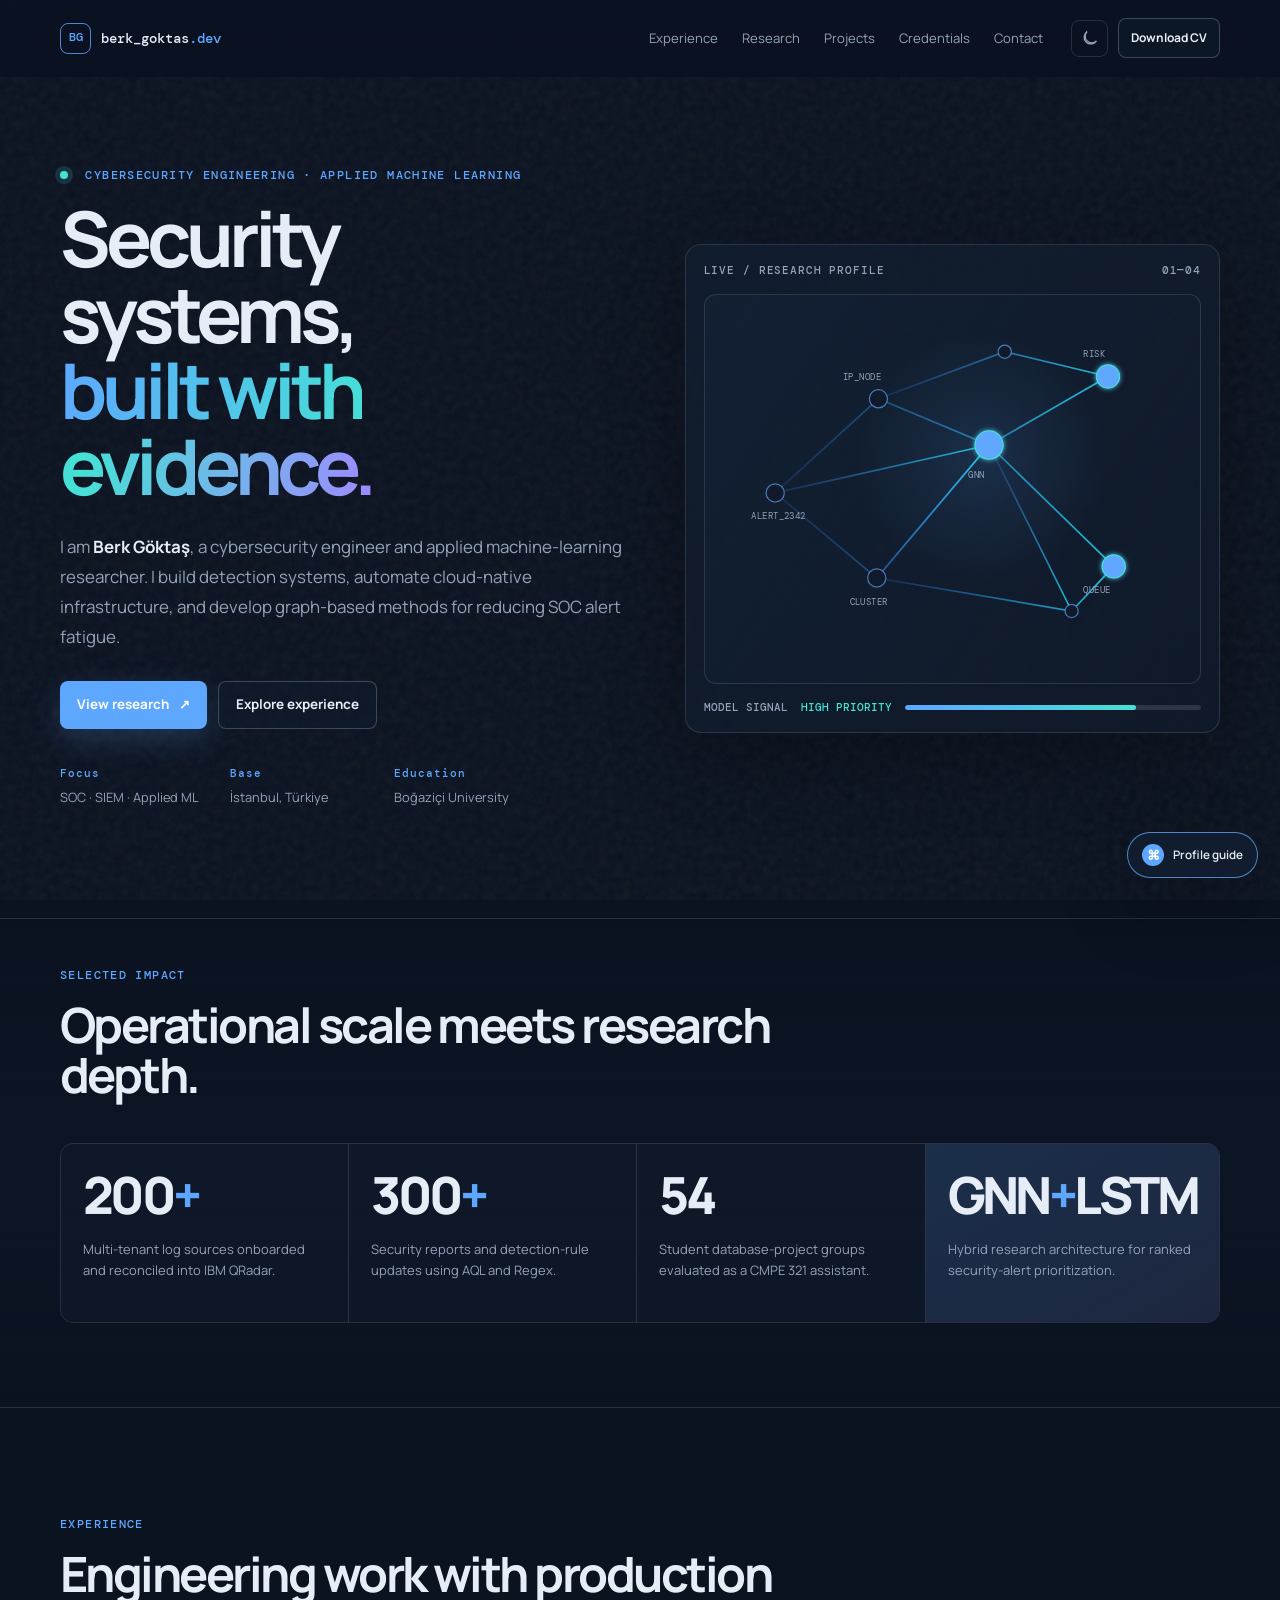
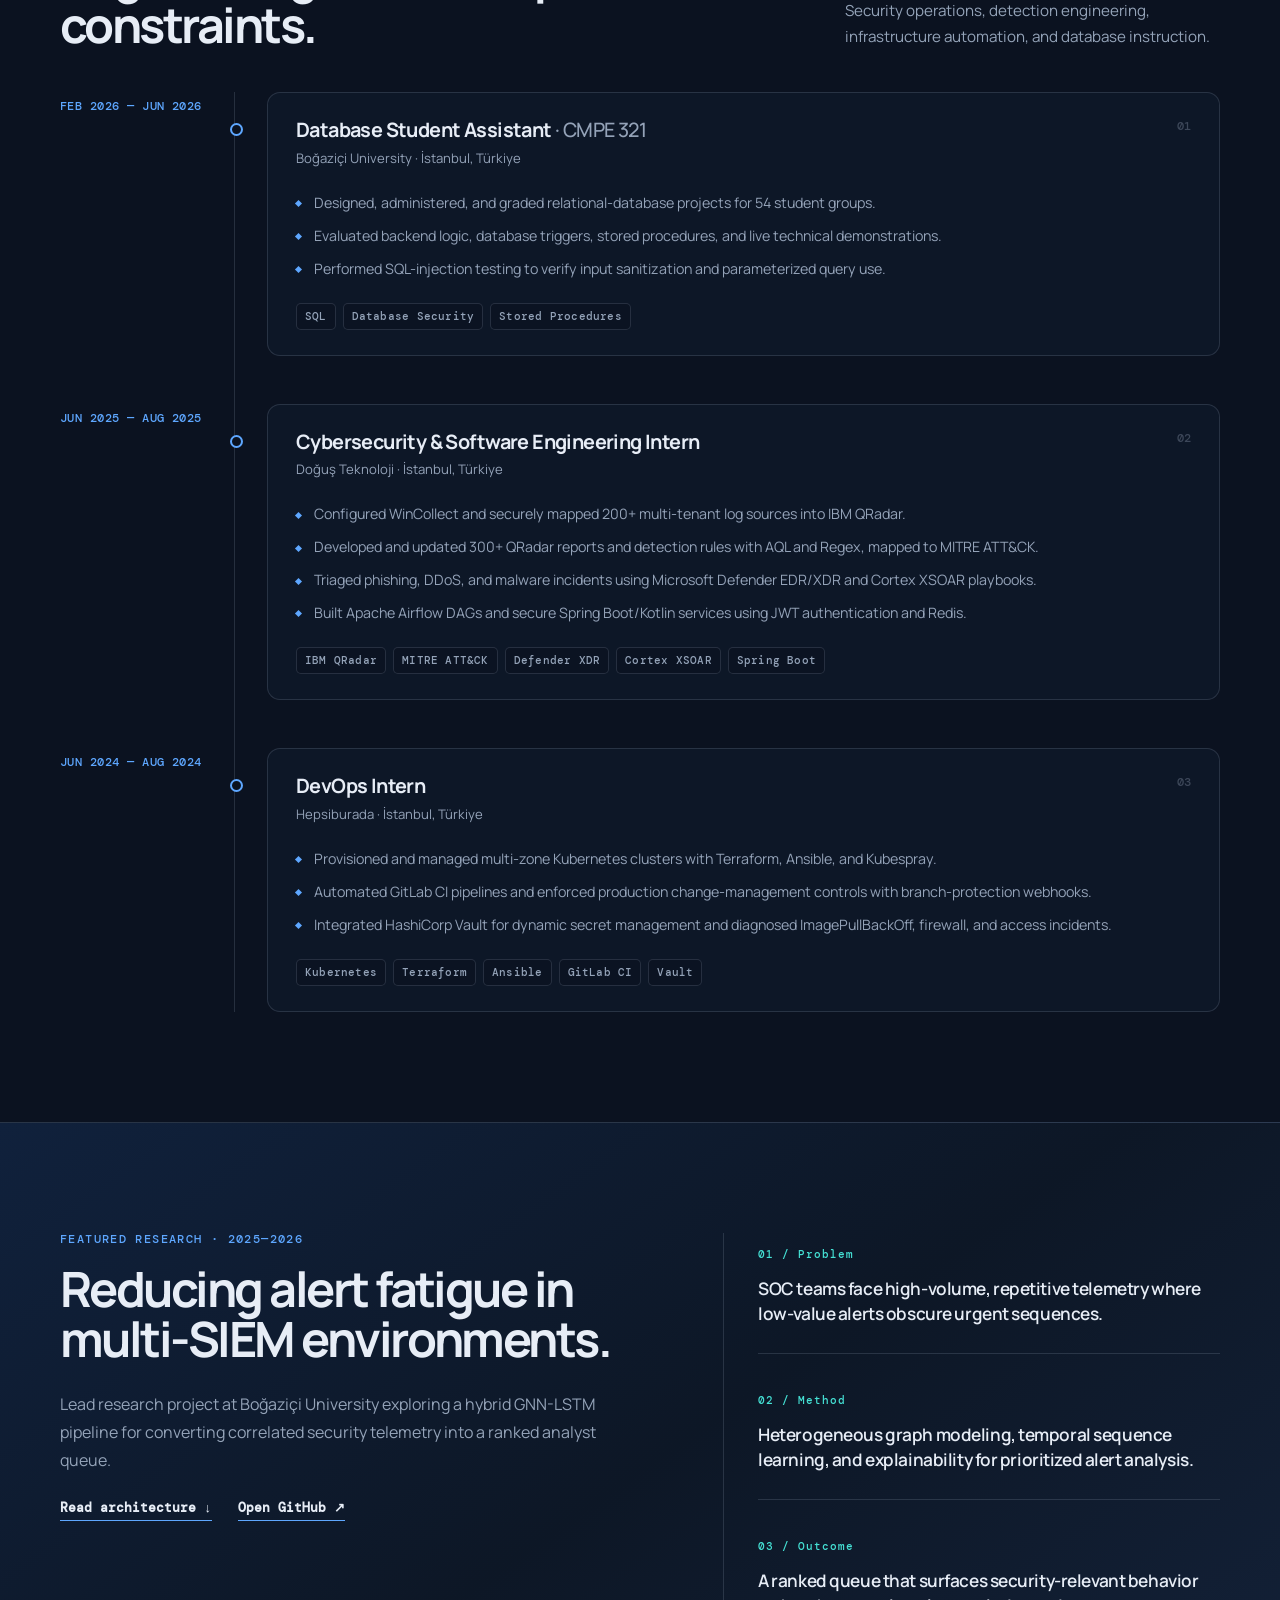
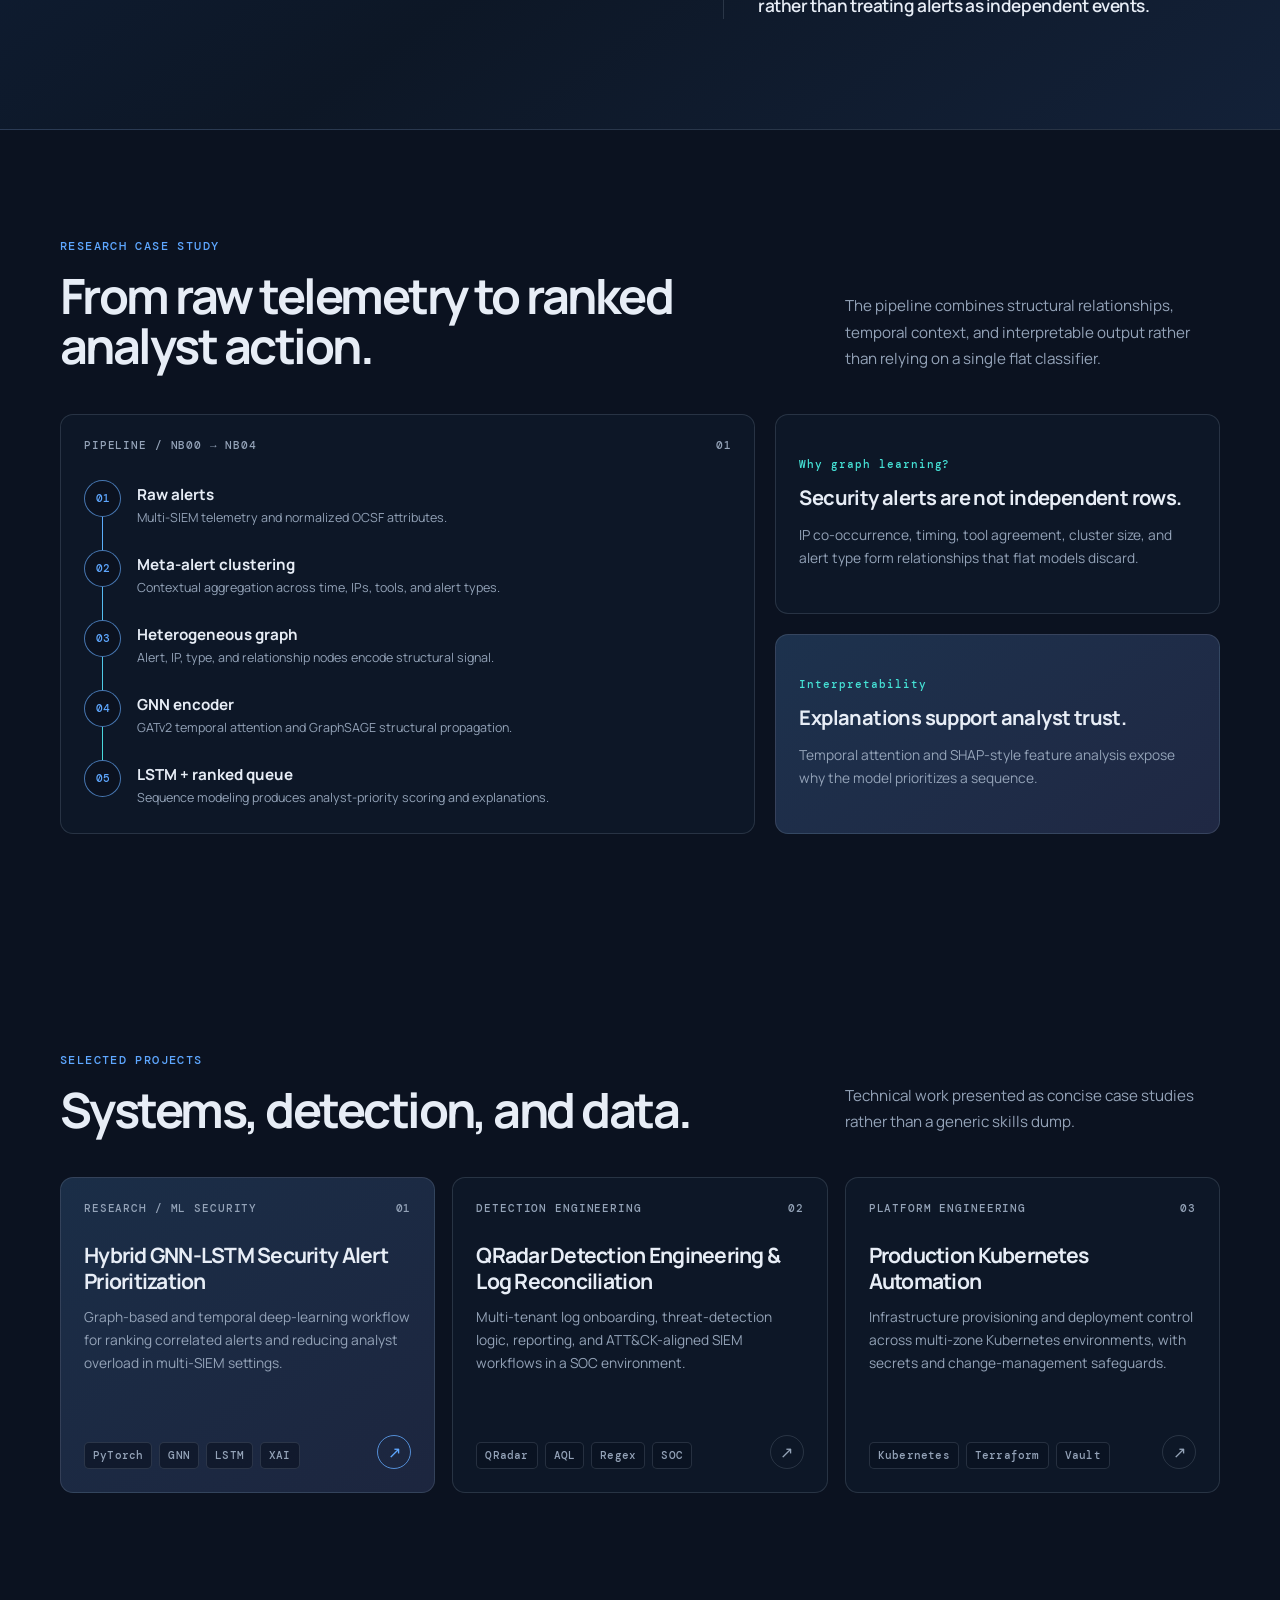
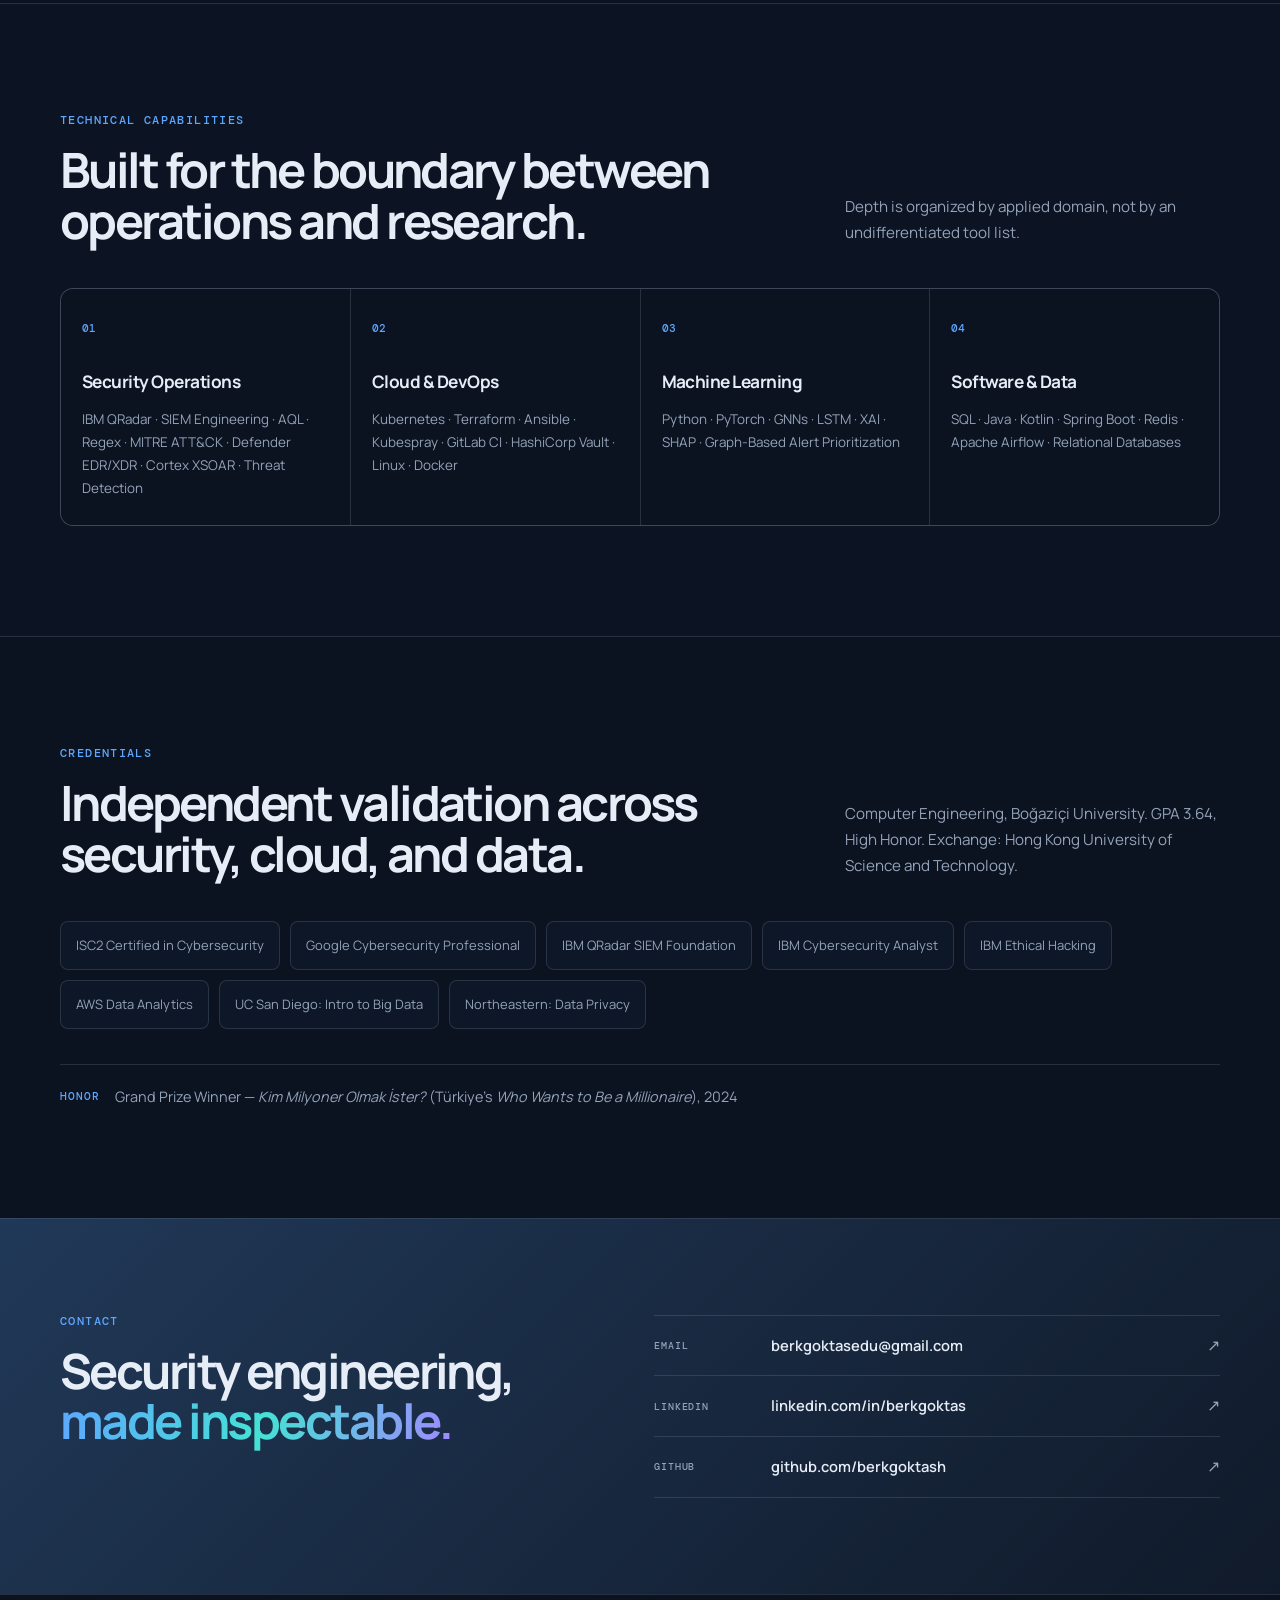
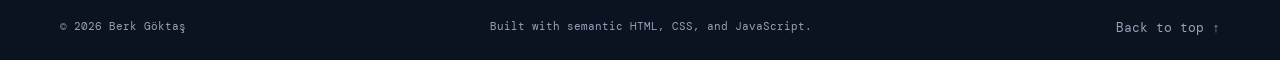
<file: berk-portfolio/index.html>
<!DOCTYPE html>
<html lang="en" data-theme="dark">
<head>
  <meta charset="UTF-8">
  <meta name="viewport" content="width=device-width, initial-scale=1.0">
  <meta name="description" content="Berk Göktaş — Cybersecurity Engineer and Applied Machine Learning Researcher. SOC, SIEM detection engineering, DevOps automation, and graph-based alert prioritization research.">
  <meta name="keywords" content="Berk Göktaş, cybersecurity, SIEM, QRadar, SOC, GNN, LSTM, DevOps, Kubernetes, Terraform">
  <meta name="author" content="Berk Göktaş">
  <meta name="theme-color" content="#0b1220">
  <meta property="og:title" content="Berk Göktaş | Cybersecurity & Machine Learning">
  <meta property="og:description" content="Cybersecurity engineering, SIEM detection, DevOps automation, and GNN-LSTM security research.">
  <meta property="og:type" content="website">
  <meta property="og:locale" content="en_US">
  <title>Berk Göktaş | Cybersecurity & Machine Learning</title>
  <link rel="preconnect" href="https://fonts.googleapis.com">
  <link rel="preconnect" href="https://fonts.gstatic.com" crossorigin>
  <link href="https://fonts.googleapis.com/css2?family=DM+Mono:wght@400;500&family=Manrope:wght@400;500;600;700;800&display=swap" rel="stylesheet">
  <link rel="icon" href="assets/favicon.svg" type="image/svg+xml">
  <link rel="stylesheet" href="styles.css">
</head>
<body>
  <a class="skip-link" href="#main-content">Skip to content</a>
  <div class="noise" aria-hidden="true"></div>

  <header class="site-header" id="top">
    <nav class="nav container" aria-label="Primary navigation">
      <a class="brand" href="#top" aria-label="Berk Göktaş home">
        <span class="brand-mark">BG</span>
        <span class="brand-name">berk_goktas<span class="brand-dot">.dev</span></span>
      </a>
      <button class="nav-toggle" aria-label="Open navigation" aria-expanded="false" aria-controls="nav-links">
        <span></span><span></span><span></span>
      </button>
      <div class="nav-links" id="nav-links">
        <a href="#experience">Experience</a>
        <a href="#research">Research</a>
        <a href="#projects">Projects</a>
        <a href="#credentials">Credentials</a>
        <a href="#contact">Contact</a>
      </div>
      <div class="nav-actions">
        <button class="theme-toggle" id="theme-toggle" aria-label="Switch to light theme" title="Switch theme">
          <svg class="sun" viewBox="0 0 24 24" aria-hidden="true"><circle cx="12" cy="12" r="3.5"/><path d="M12 2v2.25M12 19.75V22M4.93 4.93l1.59 1.59M17.48 17.48l1.59 1.59M2 12h2.25M19.75 12H22M4.93 19.07l1.59-1.59M17.48 6.52l1.59-1.59"/></svg>
          <svg class="moon" viewBox="0 0 24 24" aria-hidden="true"><path d="M20.66 15.79A9 9 0 1 1 8.21 3.34 7 7 0 0 0 20.66 15.79Z"/></svg>
        </button>
        <a class="button button-small button-outline" href="assets/Berk_Goktas_CV.pdf" download>Download CV</a>
      </div>
    </nav>
  </header>

  <main id="main-content">
    <section class="hero section container" aria-labelledby="hero-title">
      <div class="hero-copy">
        <p class="eyebrow"><span class="status-dot"></span> Cybersecurity engineering · applied machine learning</p>
        <h1 id="hero-title">Security systems,<br><span class="gradient-text">built with evidence.</span></h1>
        <p class="hero-lead">I am <strong>Berk Göktaş</strong>, a cybersecurity engineer and applied machine-learning researcher. I build detection systems, automate cloud-native infrastructure, and develop graph-based methods for reducing SOC alert fatigue.</p>
        <div class="hero-actions">
          <a class="button button-primary" href="#research">View research <span aria-hidden="true">↗</span></a>
          <a class="button button-secondary" href="#experience">Explore experience</a>
        </div>
        <dl class="hero-meta" aria-label="Core profile">
          <div><dt>Focus</dt><dd>SOC · SIEM · Applied ML</dd></div>
          <div><dt>Base</dt><dd>İstanbul, Türkiye</dd></div>
          <div><dt>Education</dt><dd>Boğaziçi University</dd></div>
        </dl>
      </div>
      <div class="hero-visual" aria-label="Security telemetry visualization">
        <div class="visual-topline"><span>LIVE / RESEARCH PROFILE</span><span>01—04</span></div>
        <div class="graph-canvas">
          <svg viewBox="0 0 600 450" role="img" aria-labelledby="graph-title graph-desc">
            <title id="graph-title">Abstract security telemetry graph</title>
            <desc id="graph-desc">A graph network connects alert, IP, rule and queue nodes.</desc>
            <defs>
              <linearGradient id="lineGradient" x1="0" x2="1"><stop offset="0" stop-color="#3b82f6" stop-opacity=".15"/><stop offset="1" stop-color="#22d3ee" stop-opacity=".9"/></linearGradient>
              <filter id="softGlow"><feGaussianBlur stdDeviation="3" result="blur"/><feMerge><feMergeNode in="blur"/><feMergeNode in="SourceGraphic"/></feMerge></filter>
            </defs>
            <g class="graph-lines">
              <path d="M85 230L210 116L344 172L488 89"/><path d="M85 230L208 333L344 172L495 319"/><path d="M208 333L444 373L495 319"/><path d="M210 116L363 59L488 89"/><path d="M344 172L444 373"/><path d="M85 230L344 172"/><path d="M208 333L344 172"/>
            </g>
            <g class="graph-node muted"><circle cx="85" cy="230" r="11"/><circle cx="210" cy="116" r="11"/><circle cx="208" cy="333" r="11"/><circle cx="363" cy="59" r="8"/><circle cx="444" cy="373" r="8"/></g>
            <g class="graph-node active" filter="url(#softGlow)"><circle cx="344" cy="172" r="17"/><circle cx="488" cy="89" r="14"/><circle cx="495" cy="319" r="14"/></g>
            <g class="graph-label"><text x="56" y="262">ALERT_2342</text><text x="167" y="93">IP_NODE</text><text x="175" y="366">CLUSTER</text><text x="319" y="212">GNN</text><text x="458" y="65">RISK</text><text x="458" y="351">QUEUE</text></g>
          </svg>
        </div>
        <div class="signal-row"><span class="signal-label">MODEL SIGNAL</span><span class="signal-value">HIGH PRIORITY</span><span class="signal-bar"><i></i></span></div>
      </div>
    </section>

    <section class="impact section section-tight" aria-labelledby="impact-title">
      <div class="container">
        <div class="section-heading compact">
          <p class="eyebrow">Selected impact</p>
          <h2 id="impact-title">Operational scale meets research depth.</h2>
        </div>
        <div class="impact-grid">
          <article class="impact-card"><div class="impact-number">200<span>+</span></div><p>Multi-tenant log sources onboarded and reconciled into IBM QRadar.</p></article>
          <article class="impact-card"><div class="impact-number">300<span>+</span></div><p>Security reports and detection-rule updates using AQL and Regex.</p></article>
          <article class="impact-card"><div class="impact-number">54</div><p>Student database-project groups evaluated as a CMPE 321 assistant.</p></article>
          <article class="impact-card accent"><div class="impact-number">GNN<span>+</span>LSTM</div><p>Hybrid research architecture for ranked security-alert prioritization.</p></article>
        </div>
      </div>
    </section>

    <section class="section container" id="experience" aria-labelledby="experience-title">
      <div class="section-heading split-heading">
        <div><p class="eyebrow">Experience</p><h2 id="experience-title">Engineering work with production constraints.</h2></div>
        <p>Security operations, detection engineering, infrastructure automation, and database instruction.</p>
      </div>
      <div class="timeline">
        <article class="timeline-item">
          <div class="timeline-date">FEB 2026 — JUN 2026</div>
          <div class="timeline-content">
            <div class="role-topline"><div><h3>Database Student Assistant <span>· CMPE 321</span></h3><p>Boğaziçi University · İstanbul, Türkiye</p></div><span class="role-index">01</span></div>
            <ul>
              <li>Designed, administered, and graded relational-database projects for 54 student groups.</li>
              <li>Evaluated backend logic, database triggers, stored procedures, and live technical demonstrations.</li>
              <li>Performed SQL-injection testing to verify input sanitization and parameterized query use.</li>
            </ul>
            <div class="tag-row"><span>SQL</span><span>Database Security</span><span>Stored Procedures</span></div>
          </div>
        </article>
        <article class="timeline-item">
          <div class="timeline-date">JUN 2025 — AUG 2025</div>
          <div class="timeline-content">
            <div class="role-topline"><div><h3>Cybersecurity & Software Engineering Intern</h3><p>Doğuş Teknoloji · İstanbul, Türkiye</p></div><span class="role-index">02</span></div>
            <ul>
              <li>Configured WinCollect and securely mapped 200+ multi-tenant log sources into IBM QRadar.</li>
              <li>Developed and updated 300+ QRadar reports and detection rules with AQL and Regex, mapped to MITRE ATT&amp;CK.</li>
              <li>Triaged phishing, DDoS, and malware incidents using Microsoft Defender EDR/XDR and Cortex XSOAR playbooks.</li>
              <li>Built Apache Airflow DAGs and secure Spring Boot/Kotlin services using JWT authentication and Redis.</li>
            </ul>
            <div class="tag-row"><span>IBM QRadar</span><span>MITRE ATT&amp;CK</span><span>Defender XDR</span><span>Cortex XSOAR</span><span>Spring Boot</span></div>
          </div>
        </article>
        <article class="timeline-item">
          <div class="timeline-date">JUN 2024 — AUG 2024</div>
          <div class="timeline-content">
            <div class="role-topline"><div><h3>DevOps Intern</h3><p>Hepsiburada · İstanbul, Türkiye</p></div><span class="role-index">03</span></div>
            <ul>
              <li>Provisioned and managed multi-zone Kubernetes clusters with Terraform, Ansible, and Kubespray.</li>
              <li>Automated GitLab CI pipelines and enforced production change-management controls with branch-protection webhooks.</li>
              <li>Integrated HashiCorp Vault for dynamic secret management and diagnosed ImagePullBackOff, firewall, and access incidents.</li>
            </ul>
            <div class="tag-row"><span>Kubernetes</span><span>Terraform</span><span>Ansible</span><span>GitLab CI</span><span>Vault</span></div>
          </div>
        </article>
      </div>
    </section>

    <section class="research section" id="research" aria-labelledby="research-title">
      <div class="container research-shell">
        <div class="research-intro">
          <p class="eyebrow">Featured research · 2025—2026</p>
          <h2 id="research-title">Reducing alert fatigue in multi-SIEM environments.</h2>
          <p>Lead research project at Boğaziçi University exploring a hybrid GNN-LSTM pipeline for converting correlated security telemetry into a ranked analyst queue.</p>
          <div class="research-links">
            <a class="text-link" href="#research-case-study">Read architecture <span aria-hidden="true">↓</span></a>
            <a class="text-link" href="https://github.com/berkgoktash" target="_blank" rel="noreferrer">Open GitHub <span aria-hidden="true">↗</span></a>
          </div>
        </div>
        <div class="research-statements">
          <article><span>01 / Problem</span><h3>SOC teams face high-volume, repetitive telemetry where low-value alerts obscure urgent sequences.</h3></article>
          <article><span>02 / Method</span><h3>Heterogeneous graph modeling, temporal sequence learning, and explainability for prioritized alert analysis.</h3></article>
          <article><span>03 / Outcome</span><h3>A ranked queue that surfaces security-relevant behavior rather than treating alerts as independent events.</h3></article>
        </div>
      </div>
    </section>

    <section class="section container case-study" id="research-case-study" aria-labelledby="case-title">
      <div class="section-heading split-heading">
        <div><p class="eyebrow">Research case study</p><h2 id="case-title">From raw telemetry to ranked analyst action.</h2></div>
        <p>The pipeline combines structural relationships, temporal context, and interpretable output rather than relying on a single flat classifier.</p>
      </div>
      <div class="architecture-grid">
        <div class="pipeline-card">
          <div class="pipeline-card-top"><span>PIPELINE / NB00 → NB04</span><span>01</span></div>
          <ol class="pipeline">
            <li><span class="pipeline-num">01</span><div><strong>Raw alerts</strong><small>Multi-SIEM telemetry and normalized OCSF attributes.</small></div></li>
            <li><span class="pipeline-num">02</span><div><strong>Meta-alert clustering</strong><small>Contextual aggregation across time, IPs, tools, and alert types.</small></div></li>
            <li><span class="pipeline-num">03</span><div><strong>Heterogeneous graph</strong><small>Alert, IP, type, and relationship nodes encode structural signal.</small></div></li>
            <li><span class="pipeline-num">04</span><div><strong>GNN encoder</strong><small>GATv2 temporal attention and GraphSAGE structural propagation.</small></div></li>
            <li><span class="pipeline-num">05</span><div><strong>LSTM + ranked queue</strong><small>Sequence modeling produces analyst-priority scoring and explanations.</small></div></li>
          </ol>
        </div>
        <div class="research-side">
          <article class="side-card"><span class="card-kicker">Why graph learning?</span><h3>Security alerts are not independent rows.</h3><p>IP co-occurrence, timing, tool agreement, cluster size, and alert type form relationships that flat models discard.</p></article>
          <article class="side-card highlight"><span class="card-kicker">Interpretability</span><h3>Explanations support analyst trust.</h3><p>Temporal attention and SHAP-style feature analysis expose why the model prioritizes a sequence.</p></article>
        </div>
      </div>
    </section>

    <section class="section container" id="projects" aria-labelledby="projects-title">
      <div class="section-heading split-heading">
        <div><p class="eyebrow">Selected projects</p><h2 id="projects-title">Systems, detection, and data.</h2></div>
        <p>Technical work presented as concise case studies rather than a generic skills dump.</p>
      </div>
      <div class="project-grid">
        <article class="project-card featured-project">
          <div class="project-topline"><span>RESEARCH / ML SECURITY</span><span>01</span></div>
          <h3>Hybrid GNN-LSTM Security Alert Prioritization</h3>
          <p>Graph-based and temporal deep-learning workflow for ranking correlated alerts and reducing analyst overload in multi-SIEM settings.</p>
          <div class="project-footer"><div class="tag-row"><span>PyTorch</span><span>GNN</span><span>LSTM</span><span>XAI</span></div><a class="arrow-link" href="#research" aria-label="View GNN LSTM research">↗</a></div>
        </article>
        <article class="project-card">
          <div class="project-topline"><span>DETECTION ENGINEERING</span><span>02</span></div>
          <h3>QRadar Detection Engineering & Log Reconciliation</h3>
          <p>Multi-tenant log onboarding, threat-detection logic, reporting, and ATT&amp;CK-aligned SIEM workflows in a SOC environment.</p>
          <div class="project-footer"><div class="tag-row"><span>QRadar</span><span>AQL</span><span>Regex</span><span>SOC</span></div><span class="arrow-link muted-arrow">↗</span></div>
        </article>
        <article class="project-card">
          <div class="project-topline"><span>PLATFORM ENGINEERING</span><span>03</span></div>
          <h3>Production Kubernetes Automation</h3>
          <p>Infrastructure provisioning and deployment control across multi-zone Kubernetes environments, with secrets and change-management safeguards.</p>
          <div class="project-footer"><div class="tag-row"><span>Kubernetes</span><span>Terraform</span><span>Vault</span></div><span class="arrow-link muted-arrow">↗</span></div>
        </article>
      </div>
    </section>

    <section class="section skills-section" aria-labelledby="skills-title">
      <div class="container">
        <div class="section-heading split-heading"><div><p class="eyebrow">Technical capabilities</p><h2 id="skills-title">Built for the boundary between operations and research.</h2></div><p>Depth is organized by applied domain, not by an undifferentiated tool list.</p></div>
        <div class="skills-grid">
          <article><span class="cap-index">01</span><h3>Security Operations</h3><p>IBM QRadar · SIEM Engineering · AQL · Regex · MITRE ATT&amp;CK · Defender EDR/XDR · Cortex XSOAR · Threat Detection</p></article>
          <article><span class="cap-index">02</span><h3>Cloud & DevOps</h3><p>Kubernetes · Terraform · Ansible · Kubespray · GitLab CI · HashiCorp Vault · Linux · Docker</p></article>
          <article><span class="cap-index">03</span><h3>Machine Learning</h3><p>Python · PyTorch · GNNs · LSTM · XAI · SHAP · Graph-Based Alert Prioritization</p></article>
          <article><span class="cap-index">04</span><h3>Software & Data</h3><p>SQL · Java · Kotlin · Spring Boot · Redis · Apache Airflow · Relational Databases</p></article>
        </div>
      </div>
    </section>

    <section class="section container" id="credentials" aria-labelledby="credentials-title">
      <div class="section-heading split-heading"><div><p class="eyebrow">Credentials</p><h2 id="credentials-title">Independent validation across security, cloud, and data.</h2></div><p>Computer Engineering, Boğaziçi University. GPA 3.64, High Honor. Exchange: Hong Kong University of Science and Technology.</p></div>
      <div class="credentials-grid">
        <span>ISC2 Certified in Cybersecurity</span><span>Google Cybersecurity Professional</span><span>IBM QRadar SIEM Foundation</span><span>IBM Cybersecurity Analyst</span><span>IBM Ethical Hacking</span><span>AWS Data Analytics</span><span>UC San Diego: Intro to Big Data</span><span>Northeastern: Data Privacy</span>
      </div>
      <div class="award-line"><span class="award-label">HONOR</span><p>Grand Prize Winner — <em>Kim Milyoner Olmak İster?</em> (Türkiye’s <em>Who Wants to Be a Millionaire</em>), 2024</p></div>
    </section>

    <section class="contact-section" id="contact" aria-labelledby="contact-title">
      <div class="container contact-shell">
        <div><p class="eyebrow">Contact</p><h2 id="contact-title">Security engineering,<br><span class="gradient-text">made inspectable.</span></h2></div>
        <div class="contact-links">
          <a href="mailto:berkgoktasedu@gmail.com"><span>EMAIL</span><strong>berkgoktasedu@gmail.com</strong><i>↗</i></a>
          <a href="https://linkedin.com/in/berkgoktas" target="_blank" rel="noreferrer"><span>LINKEDIN</span><strong>linkedin.com/in/berkgoktas</strong><i>↗</i></a>
          <a href="https://github.com/berkgoktash" target="_blank" rel="noreferrer"><span>GITHUB</span><strong>github.com/berkgoktash</strong><i>↗</i></a>
        </div>
      </div>
    </section>
  </main>

  <footer class="footer"><div class="container footer-inner"><span>© 2026 Berk Göktaş</span><span>Built with semantic HTML, CSS, and JavaScript.</span><a href="#top">Back to top ↑</a></div></footer>

  <div class="profile-guide" id="profile-guide">
    <button class="guide-toggle" id="guide-toggle" aria-label="Open quick profile guide" aria-expanded="false" aria-controls="guide-panel">
      <span class="guide-icon">⌘</span><span class="guide-label">Profile guide</span>
    </button>
    <section class="guide-panel" id="guide-panel" aria-label="Quick profile guide" hidden>
      <header><div><p class="panel-kicker">QUICK PROFILE GUIDE</p><h2>Berk’s work, indexed.</h2></div><button class="guide-close" id="guide-close" aria-label="Close profile guide">×</button></header>
      <div class="guide-suggestions" role="group" aria-label="Suggested topics">
        <button data-prompt="experience">Experience</button><button data-prompt="research">Research</button><button data-prompt="stack">Tech stack</button><button data-prompt="contact">Contact</button>
      </div>
      <div class="guide-messages" id="guide-messages" aria-live="polite">
        <div class="guide-message bot">Select a topic or ask a concise question about experience, research, skills, or contact details.</div>
      </div>
      <form class="guide-form" id="guide-form">
        <label class="sr-only" for="guide-input">Ask about Berk’s profile</label>
        <input id="guide-input" autocomplete="off" placeholder="Ask about the profile…">
        <button type="submit" aria-label="Send question">↑</button>
      </form>
    </section>
  </div>
  <script src="script.js"></script>
</body>
</html>
</file>
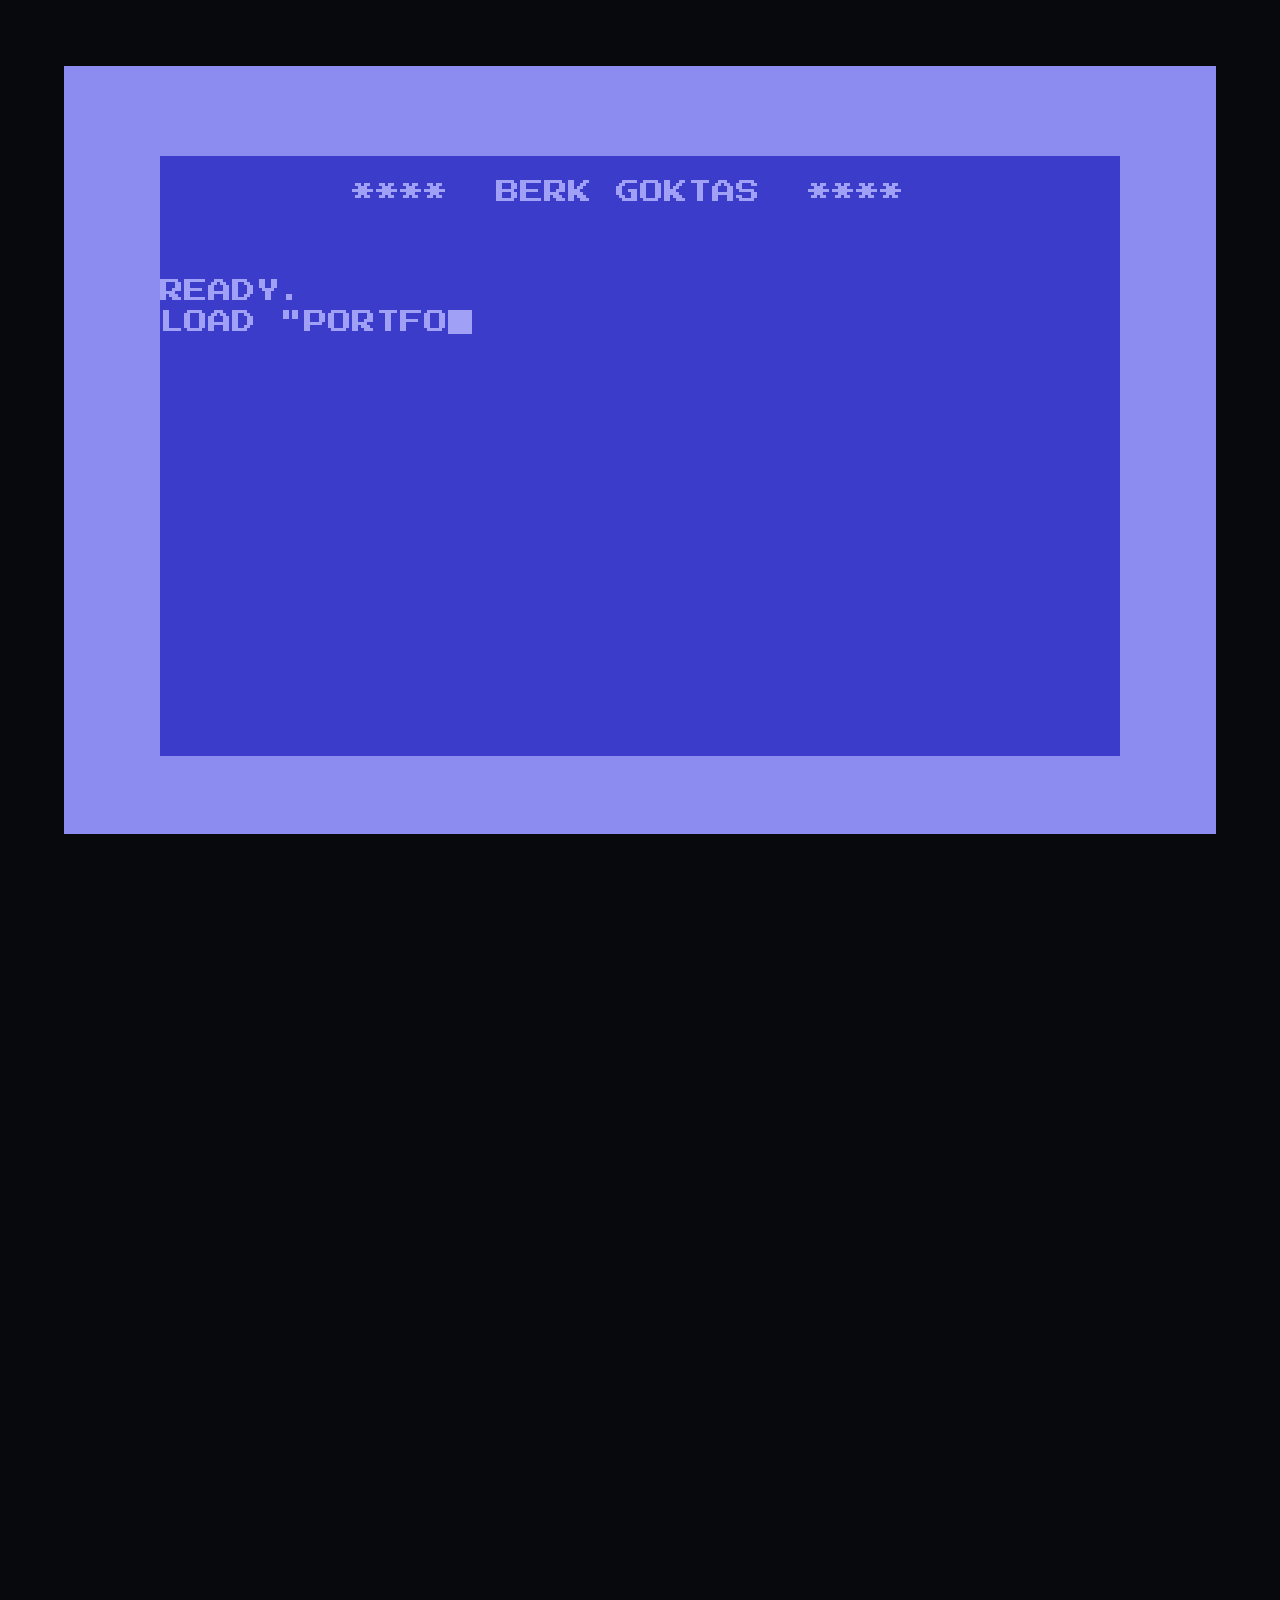
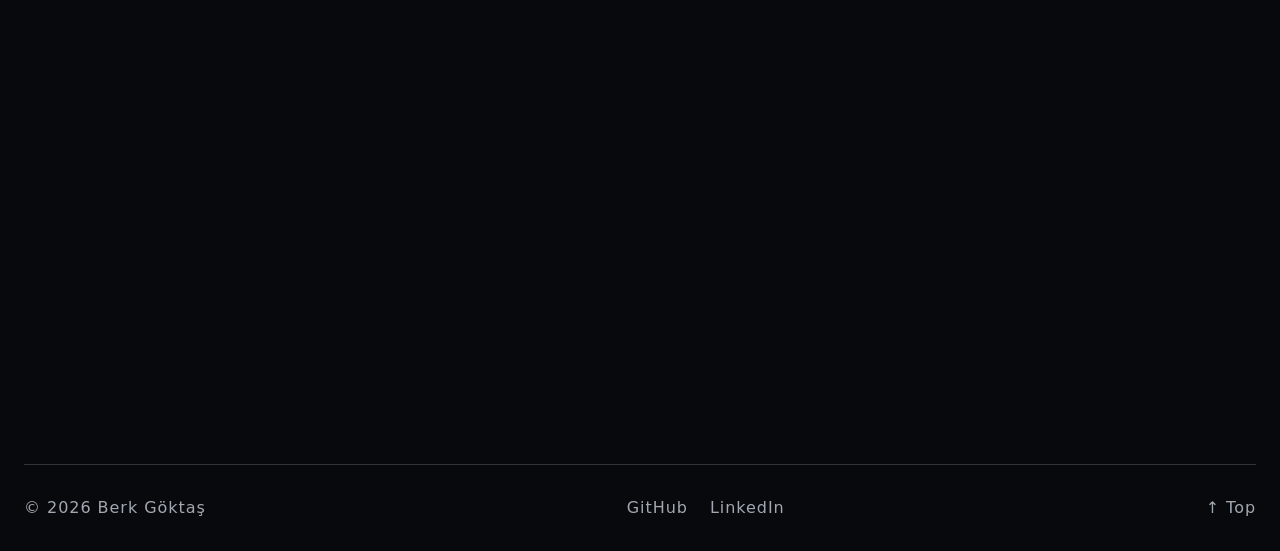
<file: docs/index.html>
<!DOCTYPE html>
<html lang="en">
<head>
  <meta charset="UTF-8">
  <meta name="viewport" content="width=device-width, initial-scale=1.0">
  <meta name="description" content="Berk Göktaş — Cybersecurity Engineer focused on SOC operations, SIEM detection engineering, incident response, and secure infrastructure automation.">
  <meta name="keywords" content="Berk Göktaş, cybersecurity engineer, SIEM, QRadar, SOC, detection engineering, incident response, DevOps, Kubernetes, Terraform">
  <meta name="author" content="Berk Göktaş">
  <meta name="theme-color" content="#0c0c10">
  <meta property="og:title" content="Berk Göktaş | Cybersecurity Engineer">
  <meta property="og:description" content="SOC operations, SIEM detection engineering, incident response, and secure infrastructure automation.">
  <meta property="og:type" content="website">
  <meta property="og:locale" content="en_US">
  <title>Berk Göktaş — Cybersecurity Engineer</title>
  <link rel="preconnect" href="https://fonts.googleapis.com">
  <link rel="preconnect" href="https://fonts.gstatic.com" crossorigin>
  <link href="https://fonts.googleapis.com/css2?family=Google+Sans:wght@400;500;600;700&amp;family=Press+Start+2P&amp;display=swap" rel="stylesheet">
  <link rel="icon" href="assets/favicon.svg" type="image/svg+xml">
  <link rel="stylesheet" href="styles.css">
</head>
<body>
  <a class="skip-link" href="#about">Skip to content</a>

  <!-- Commodore-style boot intro -->
  <div class="boot" id="boot" aria-hidden="true">
    <div class="boot-screen">
      <div class="boot-display">
        <div class="boot-header">        ****  BERK GOKTAS  ****</div>
        <pre class="boot-text" id="boot-text"></pre>
      </div>
    </div>
  </div>

  <!-- Texture layers -->
  <div class="grain" aria-hidden="true"></div>
  <div class="scanlines" aria-hidden="true"></div>

  <header class="site-header">
    <nav class="nav" aria-label="Primary navigation">
      <a class="brand" href="#top" aria-label="berkgoktas.com home">berkgoktas.com</a>
      <button class="nav-toggle" aria-label="Open navigation" aria-expanded="false" aria-controls="nav-links">
        <span></span><span></span><span></span>
      </button>
      <div class="nav-links" id="nav-links">
        <a href="#about">About</a>
        <a href="#experience">Experience</a>
        <a href="#projects">Work &amp; Skills</a>
        <a href="#contact">Contact</a>
        <a class="nav-cv" href="assets/Berk_Goktas_CV.pdf" download>CV</a>
      </div>
    </nav>
  </header>

  <main id="top">
    <!-- HERO -->
    <section class="hero" id="home" aria-labelledby="hero-title">
      <div class="hero-inner">
        <div class="hero-copy">
          <h1 id="hero-title" class="hero-name">
            <span class="line line-1 hero-enter">BERK</span>
            <span class="line line-2 hero-enter">GÖKTAŞ</span>
          </h1>
          <p class="hero-role hero-enter">Cybersecurity Engineer</p>
          <p class="hero-sub hero-enter">MicroAGI</p>
          <p class="hero-edu hero-enter">B.Sc. Computer Engineering, Boğaziçi University</p>
          <p class="hero-summary hero-enter">Turning security signals into action.<br>Building systems that hold up.</p>
          <div class="hero-actions hero-enter">
            <a class="button button-primary" href="#projects">Explore my work <span aria-hidden="true">↗</span></a>
            <a class="button button-quiet" href="#contact">Get in touch <span aria-hidden="true">→</span></a>
          </div>
        </div>

        <figure class="hero-portrait hero-enter">
          <img src="assets/portrait-cutout.png" alt="Portrait of Berk Göktaş">
        </figure>
      </div>

      <a class="scroll-cue hero-enter" href="#about" aria-label="Scroll to about">
        <span>SCROLL</span>
        <span class="scroll-line" aria-hidden="true"></span>
      </a>
    </section>

    <!-- ABOUT -->
    <section class="section about" id="about" aria-labelledby="about-title">
      <div class="container">
        <p class="section-index reveal">01 — About</p>
        <h2 id="about-title" class="about-lead reveal">
          I build <em>security detections</em>, investigate <em>threats</em>,
          and strengthen the <em>infrastructure</em> behind them.
        </h2>
        <p class="about-body reveal">
          My work spans SOC operations, SIEM engineering, incident triage, and cloud-native
          infrastructure. I turn raw telemetry into actionable detections and build automation
          that makes security operations more reliable and easier to investigate.
        </p>
      </div>
    </section>

    <!-- EXPERIENCE -->
    <section class="section experience" id="experience" aria-labelledby="experience-title">
      <div class="container">
        <p class="section-index reveal">02 — Experience</p>
        <h2 id="experience-title" class="section-title reveal">Where I've worked.</h2>

        <div class="timeline">
          <article class="timeline-item reveal">
            <div class="timeline-meta">
              <span class="timeline-date">Now</span>
              <span class="timeline-org">MicroAGI</span>
            </div>
            <div class="timeline-body">
              <h3>Member of Technical Staff</h3>
              <ul>
                <li>Building embodied AGI.</li>
              </ul>
              <div class="tags"><span>Security</span><span>IT</span><span>Full-Stack</span><span>Automation</span></div>
            </div>
          </article>

          <article class="timeline-item reveal">
            <div class="timeline-meta">
              <span class="timeline-date">2026</span>
              <span class="timeline-org">Boğaziçi University</span>
            </div>
            <div class="timeline-body">
              <h3>Database Student Assistant <span>· CMPE 321</span></h3>
              <ul>
                <li>Designed, administered, and graded relational-database projects for 54 student groups.</li>
                <li>Evaluated backend logic, triggers, stored procedures, and live technical demos.</li>
                <li>Ran SQL-injection testing to verify input sanitization and parameterized queries.</li>
              </ul>
              <div class="tags"><span>SQL</span><span>Database Security</span><span>Stored Procedures</span></div>
            </div>
          </article>

          <article class="timeline-item reveal">
            <div class="timeline-meta">
              <span class="timeline-date">2025</span>
              <span class="timeline-org">Doğuş Teknoloji</span>
            </div>
            <div class="timeline-body">
              <h3>Cybersecurity Intern</h3>
              <ul>
                <li>Configured WinCollect and mapped 200+ multi-tenant log sources into IBM QRadar.</li>
                <li>Built 300+ QRadar reports and detection rules with AQL and Regex, mapped to MITRE ATT&amp;CK.</li>
                <li>Triaged phishing, DDoS, and malware incidents with Defender EDR/XDR and Cortex XSOAR.</li>
              </ul>
              <div class="tags"><span>IBM QRadar</span><span>MITRE ATT&amp;CK</span><span>Defender XDR</span><span>Cortex XSOAR</span></div>
            </div>
          </article>

          <article class="timeline-item reveal">
            <div class="timeline-meta">
              <span class="timeline-date">2024</span>
              <span class="timeline-org">Hepsiburada</span>
            </div>
            <div class="timeline-body">
              <h3>DevOps Intern</h3>
              <ul>
                <li>Provisioned multi-zone Kubernetes clusters with Terraform, Ansible, and Kubespray.</li>
                <li>Automated GitLab CI pipelines and enforced change-management with branch-protection webhooks.</li>
                <li>Integrated HashiCorp Vault for dynamic secrets and diagnosed cluster access incidents.</li>
              </ul>
              <div class="tags"><span>Kubernetes</span><span>Terraform</span><span>Ansible</span><span>Vault</span></div>
            </div>
          </article>
        </div>
      </div>
    </section>

    <!-- PROJECTS -->
    <section class="section projects" id="projects" aria-labelledby="projects-title">
      <div class="container">
        <p class="section-index reveal">03 — Projects</p>
        <h2 id="projects-title" class="section-title reveal">Selected work.</h2>

        <div class="project-grid">
          <article class="project-card reveal">
            <span class="card-num" aria-hidden="true">01</span>
            <h3>Security Incident Triage</h3>
            <p>Investigation of phishing, DDoS, and malware incidents using endpoint and response tooling.</p>
            <div class="tags"><span>Defender XDR</span><span>Cortex XSOAR</span><span>SOC</span></div>
          </article>
          <article class="project-card reveal">
            <span class="card-num" aria-hidden="true">02</span>
            <h3>QRadar Detection Engineering</h3>
            <p>Multi-tenant log onboarding, ATT&amp;CK-aligned detection logic, and SOC reporting.</p>
            <div class="tags"><span>QRadar</span><span>AQL</span><span>Regex</span><span>SOC</span></div>
          </article>
          <article class="project-card reveal">
            <span class="card-num" aria-hidden="true">03</span>
            <h3>Kubernetes Automation</h3>
            <p>Multi-zone cluster provisioning with secrets management and change-management safeguards.</p>
            <div class="tags"><span>Kubernetes</span><span>Terraform</span><span>Vault</span></div>
          </article>
          <article class="project-card reveal">
            <span class="card-num" aria-hidden="true">04</span>
            <h3>Database Systems / SQL Security</h3>
            <p>Relational design and SQL-injection testing across student database projects.</p>
            <div class="tags"><span>SQL</span><span>Triggers</span><span>Security</span></div>
          </article>
        </div>
      </div>
    </section>

    <!-- SKILLS -->
    <section class="section skills" id="skills" aria-labelledby="skills-title">
      <div class="container">
        <p class="section-index reveal">04 — Skills</p>
        <h2 id="skills-title" class="section-title reveal">Toolkit.</h2>

        <div class="skills-grid">
          <article class="reveal">
            <h3>Security</h3>
            <p>IBM QRadar · SIEM Engineering · AQL · MITRE ATT&amp;CK · Defender EDR/XDR · Cortex XSOAR</p>
          </article>
          <article class="reveal">
            <h3>DevOps</h3>
            <p>Kubernetes · Terraform · Ansible · Kubespray · GitLab CI · HashiCorp Vault · Linux · Docker</p>
          </article>
          <article class="reveal">
            <h3>Incident Response</h3>
            <p>Phishing Triage · Malware Investigation · DDoS Analysis · Defender EDR/XDR · Cortex XSOAR</p>
          </article>
          <article class="reveal">
            <h3>Programming</h3>
            <p>SQL · Java · Kotlin · Spring Boot · Redis · Apache Airflow · Relational Databases</p>
          </article>
        </div>
      </div>
    </section>

    <!-- CONTACT -->
    <section class="section contact" id="contact" aria-labelledby="contact-title">
      <div class="container">
        <p class="section-index reveal">05 — Contact</p>
        <h2 id="contact-title" class="contact-title reveal">Let's talk.</h2>
        <ul class="contact-links reveal">
          <li><a href="mailto:berkgoktasedu@gmail.com"><span>Email</span><strong>berkgoktasedu@gmail.com</strong></a></li>
          <li><a href="https://linkedin.com/in/berkgoktas" target="_blank" rel="noreferrer"><span>LinkedIn</span><strong>linkedin.com/in/berkgoktas</strong></a></li>
          <li><a href="https://github.com/berkgoktash" target="_blank" rel="noreferrer"><span>GitHub</span><strong>github.com/berkgoktash</strong></a></li>
          <li><a href="assets/Berk_Goktas_CV.pdf" download><span>Résumé</span><strong>Download CV ↓</strong></a></li>
        </ul>
        <p class="aside-note reveal">
          Off the clock: I won <cite>Who Wants to Be a Millionaire?</cite> (Türkiye) in 2024.
          <a href="https://www.youtube.com/watch?v=3-JMGSNK4Do" target="_blank" rel="noreferrer">Watch the episode <span aria-hidden="true">↗</span></a>
        </p>
      </div>
    </section>
  </main>

  <footer class="footer">
    <span>© 2026 Berk Göktaş</span>
    <div class="footer-links">
      <a href="https://github.com/berkgoktash" target="_blank" rel="noreferrer">GitHub</a>
      <a href="https://linkedin.com/in/berkgoktas" target="_blank" rel="noreferrer">LinkedIn</a>
    </div>
    <a href="#top">↑ Top</a>
  </footer>

  <script src="script.js"></script>
</body>
</html>
</file>
<file: berk-portfolio/styles.css>
:root{--bg:#0b1220;--bg-soft:#101a2a;--card:#111d2e;--card-2:#152337;--text:#e7edf6;--muted:#94a3b8;--line:rgba(148,163,184,.2);--line-strong:rgba(148,163,184,.35);--blue:#5ea7ff;--cyan:#45e1d5;--violet:#9f89ff;--shadow:0 24px 80px rgba(0,0,0,.23)}
[data-theme="light"]{--bg:#f6f8fb;--bg-soft:#eef3f8;--card:#fff;--card-2:#f8fbff;--text:#0d1b2c;--muted:#55657a;--line:rgba(30,48,75,.16);--line-strong:rgba(30,48,75,.3);--blue:#1769d1;--cyan:#098b83;--violet:#6d51cb;--shadow:0 24px 60px rgba(17,35,61,.12)}
*{box-sizing:border-box}html{scroll-behavior:smooth}body{margin:0;background:var(--bg);color:var(--text);font-family:Manrope,Arial,sans-serif;line-height:1.6;overflow-x:hidden}.noise{position:fixed;inset:0;pointer-events:none;opacity:.08;background-image:url("data:image/svg+xml,%3Csvg viewBox='0 0 180 180' xmlns='http://www.w3.org/2000/svg'%3E%3Cfilter id='n'%3E%3CfeTurbulence type='fractalNoise' baseFrequency='.65' numOctaves='4' stitchTiles='stitch'/%3E%3C/filter%3E%3Crect width='100%25' height='100%25' filter='url(%23n)' opacity='.75'/%3E%3C/svg%3E");z-index:-1}.container{width:min(1160px,calc(100% - 48px));margin:0 auto}.skip-link{position:absolute;left:16px;top:-100px;padding:10px 12px;background:var(--blue);color:#fff;z-index:1000;border-radius:8px}.skip-link:focus{top:16px}.site-header{position:sticky;top:0;z-index:20;border-bottom:1px solid transparent;background:color-mix(in srgb,var(--bg) 88%,transparent);backdrop-filter:blur(14px)}.site-header.scrolled{border-color:var(--line)}.nav{height:76px;display:flex;align-items:center;gap:28px}.brand{display:flex;align-items:center;gap:10px;text-decoration:none;color:var(--text);font-family:"DM Mono",monospace;font-size:.86rem;font-weight:500;white-space:nowrap}.brand-mark{width:31px;height:31px;display:grid;place-items:center;border:1px solid color-mix(in srgb,var(--blue) 75%,var(--line));border-radius:8px;color:var(--blue);font-size:.72rem}.brand-dot{color:var(--blue)}.nav-links{display:flex;gap:24px;margin-left:auto}.nav-links a,.footer a{color:var(--muted);font-size:.82rem;text-decoration:none}.nav-links a:hover,.footer a:hover{color:var(--text)}.nav-actions{display:flex;align-items:center;gap:10px}.theme-toggle{appearance:none;border:1px solid var(--line);color:var(--muted);background:transparent;border-radius:8px;width:37px;height:37px;display:grid;place-items:center;cursor:pointer}.theme-toggle:hover{border-color:var(--blue);color:var(--blue)}.theme-toggle svg{width:18px;fill:none;stroke:currentColor;stroke-width:1.7}.theme-toggle .sun{display:none}[data-theme="light"] .theme-toggle .sun{display:block}[data-theme="light"] .theme-toggle .moon{display:none}.button{display:inline-flex;align-items:center;justify-content:center;gap:10px;border-radius:8px;padding:12px 17px;text-decoration:none;font-weight:700;font-size:.84rem;transition:.22s ease}.button-small{padding:9px 12px;font-size:.75rem}.button-primary{background:var(--blue);color:#fff;box-shadow:0 10px 30px color-mix(in srgb,var(--blue) 22%,transparent)}.button-primary:hover{transform:translateY(-2px);filter:brightness(1.08)}.button-secondary,.button-outline{border:1px solid var(--line-strong);color:var(--text);background:color-mix(in srgb,var(--card) 58%,transparent)}.button-secondary:hover,.button-outline:hover{border-color:var(--blue);color:var(--blue)}.nav-toggle{display:none}.section{padding:110px 0}.section-tight{padding-top:50px;padding-bottom:84px}.hero{display:grid;grid-template-columns:1.03fr .97fr;gap:56px;align-items:center;min-height:650px;padding-top:92px}.eyebrow,.panel-kicker{margin:0 0 16px;color:var(--blue);font:500 .72rem/1.3 "DM Mono",monospace;letter-spacing:.12em;text-transform:uppercase}.status-dot{width:8px;height:8px;background:var(--cyan);display:inline-block;border-radius:50%;margin-right:9px;box-shadow:0 0 0 5px color-mix(in srgb,var(--cyan) 15%,transparent)}h1,h2,h3,p{margin-top:0}h1{font-size:clamp(3rem,6vw,5.45rem);letter-spacing:-.065em;line-height:.99;margin-bottom:28px;max-width:740px}h2{font-size:clamp(2rem,3.8vw,3.4rem);line-height:1.04;letter-spacing:-.052em;margin:0}.gradient-text{background:linear-gradient(100deg,var(--blue),var(--cyan) 52%,var(--violet));-webkit-background-clip:text;background-clip:text;color:transparent}.hero-lead{max-width:615px;color:var(--muted);font-size:1.06rem;line-height:1.76}.hero-lead strong{color:var(--text)}.hero-actions{display:flex;gap:11px;flex-wrap:wrap;margin:30px 0}.hero-meta{display:flex;flex-wrap:wrap;gap:22px 31px;margin:40px 0 0}.hero-meta div{min-width:133px}.hero-meta dt{font:500 .66rem/1 "DM Mono",monospace;color:var(--blue);letter-spacing:.09em;margin-bottom:8px}.hero-meta dd{margin:0;color:var(--muted);font-size:.8rem}.hero-visual{border:1px solid var(--line);border-radius:16px;background:linear-gradient(145deg,color-mix(in srgb,var(--card) 95%,transparent),color-mix(in srgb,var(--bg-soft) 88%,transparent));padding:18px;box-shadow:var(--shadow);overflow:hidden}.visual-topline,.pipeline-card-top,.project-topline{display:flex;justify-content:space-between;gap:20px;font:500 .68rem "DM Mono",monospace;color:var(--muted);letter-spacing:.08em}.graph-canvas{min-height:390px;display:grid;place-items:center;background:radial-gradient(circle at 56% 42%,color-mix(in srgb,var(--blue) 13%,transparent),transparent 35%),linear-gradient(120deg,color-mix(in srgb,var(--card-2) 60%,transparent),transparent);margin:17px 0;border:1px solid var(--line);border-radius:12px}.graph-canvas svg{width:100%;max-width:540px;height:auto}.graph-lines path{stroke:url(#lineGradient);stroke-width:2;fill:none}.graph-node circle{stroke-width:1.5}.graph-node.muted circle{fill:var(--bg-soft);stroke:color-mix(in srgb,var(--blue) 60%,var(--line))}.graph-node.active circle{fill:var(--blue);stroke:var(--cyan)}.graph-label text{fill:var(--muted);font-family:"DM Mono",monospace;font-size:11px;letter-spacing:.05em}.signal-row{display:flex;align-items:center;gap:13px;font:500 .66rem "DM Mono",monospace}.signal-label{color:var(--muted)}.signal-value{color:var(--cyan)}.signal-bar{display:block;height:5px;flex:1;background:var(--line);border-radius:99px;overflow:hidden}.signal-bar i{display:block;height:100%;width:78%;background:linear-gradient(90deg,var(--blue),var(--cyan));border-radius:99px}.section-heading{margin-bottom:42px}.section-heading.compact{max-width:780px}.split-heading{display:grid;grid-template-columns:1.05fr .55fr;gap:70px;align-items:end}.split-heading>p{color:var(--muted);font-size:.95rem;line-height:1.72;margin:0}.impact{border-top:1px solid var(--line);border-bottom:1px solid var(--line);background:linear-gradient(180deg,transparent,color-mix(in srgb,var(--card) 33%,transparent),transparent)}.impact-grid{display:grid;grid-template-columns:repeat(4,1fr);border:1px solid var(--line);border-radius:13px;overflow:hidden}.impact-card{padding:25px 22px;min-height:178px;border-right:1px solid var(--line);background:color-mix(in srgb,var(--card) 48%,transparent)}.impact-card:last-child{border-right:0}.impact-card.accent{background:linear-gradient(150deg,color-mix(in srgb,var(--blue) 13%,var(--card)),color-mix(in srgb,var(--violet) 8%,var(--card)))}.impact-number{font-size:clamp(2rem,4vw,3.65rem);font-weight:800;line-height:1;letter-spacing:-.07em;margin-bottom:19px}.impact-number span{color:var(--blue)}.impact-card p{color:var(--muted);font-size:.81rem;line-height:1.62;margin:0}.timeline{position:relative}.timeline:before{content:"";position:absolute;left:174px;top:0;bottom:0;width:1px;background:var(--line)}.timeline-item{display:grid;grid-template-columns:175px 1fr;gap:32px;position:relative;padding:0 0 48px}.timeline-item:last-child{padding-bottom:0}.timeline-date{font:500 .72rem "DM Mono",monospace;color:var(--blue);padding-top:7px;letter-spacing:.04em}.timeline-content{border:1px solid var(--line);border-radius:13px;padding:25px 28px;background:color-mix(in srgb,var(--card) 55%,transparent);position:relative}.timeline-content:before{content:"";width:9px;height:9px;border:2px solid var(--blue);background:var(--bg);border-radius:50%;position:absolute;left:-38px;top:30px}.role-topline{display:flex;justify-content:space-between;gap:20px}.role-topline h3{font-size:1.24rem;line-height:1.25;letter-spacing:-.03em;margin:0 0 5px}.role-topline h3 span{font-weight:500;color:var(--muted)}.role-topline p{color:var(--muted);font-size:.82rem;margin:0}.role-index{font:500 .75rem "DM Mono",monospace;color:var(--line-strong)}.timeline ul{padding:0;margin:22px 0;list-style:none}.timeline li{color:var(--muted);font-size:.89rem;line-height:1.68;padding-left:18px;margin:9px 0;position:relative}.timeline li:before{content:"";width:5px;height:5px;background:var(--blue);position:absolute;left:0;top:.72em;transform:rotate(45deg)}.tag-row{display:flex;gap:7px;flex-wrap:wrap}.tag-row span{font:500 .66rem "DM Mono",monospace;letter-spacing:.02em;color:var(--muted);padding:6px 8px;border:1px solid var(--line);background:color-mix(in srgb,var(--bg) 60%,transparent);border-radius:5px}.research{background:linear-gradient(145deg,#10213c 0%,#0d1726 53%,#132138 100%);border-top:1px solid var(--line);border-bottom:1px solid var(--line)}[data-theme="light"] .research{background:linear-gradient(145deg,#e4efff 0%,#edf6f7 52%,#e9edff 100%)}.research-shell{display:grid;grid-template-columns:1.08fr .92fr;gap:80px}.research-intro h2{max-width:700px}.research-intro>p:not(.eyebrow){color:var(--muted);font-size:1rem;line-height:1.75;margin:25px 0;max-width:650px}.research-links{display:flex;gap:26px;flex-wrap:wrap}.text-link{font:700 .81rem "DM Mono",monospace;color:var(--text);text-decoration:none;border-bottom:1px solid var(--blue);padding-bottom:4px}.text-link:hover{color:var(--blue)}.research-statements{border-left:1px solid var(--line);padding-left:34px}.research-statements article{padding:7px 0 26px;margin-bottom:25px;border-bottom:1px solid var(--line)}.research-statements article:last-child{border:0;margin:0;padding-bottom:0}.research-statements span,.card-kicker{font:500 .66rem "DM Mono",monospace;color:var(--cyan);letter-spacing:.09em}.research-statements h3{margin:11px 0 0;font-size:1.08rem;line-height:1.46;letter-spacing:-.025em;font-weight:600}.architecture-grid{display:grid;grid-template-columns:1.22fr .78fr;gap:20px}.pipeline-card,.side-card{border:1px solid var(--line);border-radius:13px;background:color-mix(in srgb,var(--card) 52%,transparent);padding:23px}.pipeline{list-style:none;margin:28px 0 0;padding:0;position:relative}.pipeline:before{content:"";position:absolute;left:18px;top:18px;bottom:18px;width:1px;background:linear-gradient(var(--blue),var(--cyan))}.pipeline li{display:flex;gap:16px;position:relative;padding:0 0 22px}.pipeline li:last-child{padding-bottom:0}.pipeline-num{position:relative;z-index:1;width:37px;height:37px;flex:0 0 37px;display:grid;place-items:center;border-radius:50%;border:1px solid color-mix(in srgb,var(--blue) 60%,var(--line));background:var(--bg);font:500 .66rem "DM Mono",monospace;color:var(--blue)}.pipeline strong{display:block;font-size:.95rem;margin:3px 0 2px}.pipeline small{display:block;font-size:.78rem;line-height:1.5;color:var(--muted)}.research-side{display:grid;gap:20px}.side-card{display:flex;flex-direction:column;justify-content:center;min-height:200px}.side-card h3{font-size:1.26rem;line-height:1.25;letter-spacing:-.03em;margin:14px 0}.side-card p{font-size:.86rem;line-height:1.65;color:var(--muted);margin:0}.side-card.highlight{background:linear-gradient(145deg,color-mix(in srgb,var(--blue) 15%,var(--card)),color-mix(in srgb,var(--violet) 10%,var(--card)))}.project-grid{display:grid;grid-template-columns:repeat(3,1fr);gap:17px}.project-card{border:1px solid var(--line);border-radius:13px;padding:23px;background:color-mix(in srgb,var(--card) 56%,transparent);min-height:316px;display:flex;flex-direction:column;transition:transform .22s,border-color .22s,background .22s}.project-card:hover{transform:translateY(-5px);border-color:color-mix(in srgb,var(--blue) 60%,var(--line));background:color-mix(in srgb,var(--card-2) 86%,transparent)}.featured-project{background:linear-gradient(145deg,color-mix(in srgb,var(--blue) 12%,var(--card)),color-mix(in srgb,var(--violet) 8%,var(--card)))}.project-card h3{font-size:1.32rem;line-height:1.2;letter-spacing:-.035em;margin:27px 0 13px}.project-card>p{color:var(--muted);font-size:.86rem;line-height:1.67}.project-footer{margin-top:auto;display:flex;justify-content:space-between;align-items:end;gap:16px}.arrow-link{width:34px;height:34px;border:1px solid color-mix(in srgb,var(--blue) 75%,var(--line));display:grid;place-items:center;border-radius:50%;text-decoration:none;color:var(--blue);font-size:1rem}.muted-arrow{color:var(--muted);border-color:var(--line)}.skills-section{border-top:1px solid var(--line);border-bottom:1px solid var(--line);background:color-mix(in srgb,var(--bg-soft) 42%,transparent)}.skills-grid{display:grid;grid-template-columns:repeat(4,1fr);gap:1px;border:1px solid var(--line);background:var(--line);border-radius:13px;overflow:hidden}.skills-grid article{background:var(--bg);padding:25px 21px;min-height:224px}.cap-index{font:500 .68rem "DM Mono",monospace;color:var(--blue)}.skills-grid h3{font-size:1.08rem;margin:28px 0 12px;letter-spacing:-.03em}.skills-grid p{font-size:.84rem;line-height:1.72;color:var(--muted);margin:0}.credentials-grid{display:flex;flex-wrap:wrap;gap:10px}.credentials-grid span{padding:13px 15px;border:1px solid var(--line);border-radius:8px;background:color-mix(in srgb,var(--card) 52%,transparent);font-size:.81rem;color:var(--muted)}.award-line{display:flex;gap:15px;align-items:flex-start;margin-top:35px;padding-top:20px;border-top:1px solid var(--line)}.award-label{font:500 .68rem "DM Mono",monospace;color:var(--blue);letter-spacing:.09em;padding-top:4px}.award-line p{margin:0;color:var(--muted);font-size:.9rem}.contact-section{padding:96px 0;background:linear-gradient(135deg,color-mix(in srgb,var(--card) 80%,var(--blue)),var(--bg-soft));border-top:1px solid var(--line)}.contact-shell{display:grid;grid-template-columns:1fr 1.1fr;gap:80px}.contact-links{border-top:1px solid var(--line)}.contact-links a{display:grid;grid-template-columns:105px 1fr 28px;align-items:center;gap:12px;padding:17px 0;border-bottom:1px solid var(--line);color:var(--text);text-decoration:none}.contact-links a:hover strong,.contact-links a:hover i{color:var(--blue)}.contact-links span{color:var(--muted);font:500 .65rem "DM Mono",monospace;letter-spacing:.08em}.contact-links strong{font-size:.92rem;font-weight:600;overflow-wrap:anywhere}.contact-links i{font-style:normal;color:var(--muted);text-align:right}.footer{border-top:1px solid var(--line);padding:24px 0}.footer-inner{display:flex;justify-content:space-between;gap:20px;flex-wrap:wrap;color:var(--muted);font:400 .71rem "DM Mono",monospace}.profile-guide{position:fixed;right:22px;bottom:22px;z-index:40}.guide-toggle{border:1px solid color-mix(in srgb,var(--blue) 70%,var(--line));border-radius:999px;background:var(--card);color:var(--text);box-shadow:var(--shadow);display:flex;align-items:center;gap:9px;padding:11px 14px;cursor:pointer;font:600 .73rem Manrope,sans-serif}.guide-toggle:hover{transform:translateY(-2px)}.guide-icon{width:22px;height:22px;display:grid;place-items:center;background:var(--blue);color:white;border-radius:50%;font:bold .84rem "DM Mono",monospace}.guide-panel{position:absolute;right:0;bottom:56px;width:min(392px,calc(100vw - 32px));border:1px solid var(--line-strong);background:var(--card);box-shadow:var(--shadow);border-radius:14px;overflow:hidden}.guide-panel header{display:flex;justify-content:space-between;gap:20px;padding:19px 20px 14px;border-bottom:1px solid var(--line)}.guide-panel header h2{font-size:1.05rem;letter-spacing:-.02em}.guide-panel .panel-kicker{font-size:.6rem;margin-bottom:6px}.guide-close{appearance:none;background:transparent;border:0;color:var(--muted);font-size:1.35rem;cursor:pointer;line-height:1}.guide-close:hover{color:var(--text)}.guide-suggestions{display:flex;gap:7px;flex-wrap:wrap;padding:12px 16px;border-bottom:1px solid var(--line)}.guide-suggestions button{border:1px solid var(--line);background:var(--bg-soft);color:var(--muted);border-radius:5px;padding:7px 8px;cursor:pointer;font:500 .68rem "DM Mono",monospace}.guide-suggestions button:hover{color:var(--blue);border-color:var(--blue)}.guide-messages{height:231px;overflow:auto;padding:16px}.guide-message{max-width:88%;padding:10px 11px;border-radius:9px;font-size:.79rem;line-height:1.55;margin:0 0 10px}.guide-message.bot{background:var(--bg-soft);color:var(--muted);border:1px solid var(--line)}.guide-message.user{margin-left:auto;background:var(--blue);color:#fff}.guide-form{border-top:1px solid var(--line);display:flex}.guide-form input{width:100%;border:0;background:transparent;color:var(--text);padding:14px 16px;font:400 .8rem Manrope,sans-serif;outline:0}.guide-form input:focus{box-shadow:inset 0 0 0 1px var(--blue)}.guide-form button{width:47px;border:0;background:transparent;color:var(--blue);font-size:1.2rem;cursor:pointer}.sr-only{position:absolute;width:1px;height:1px;padding:0;margin:-1px;overflow:hidden;clip:rect(0,0,0,0);white-space:nowrap;border:0}
@media(max-width:980px){.nav-links{display:none}.nav-toggle{display:flex;width:39px;height:39px;flex-direction:column;justify-content:center;gap:5px;border:1px solid var(--line);background:transparent;border-radius:8px;padding:0 9px;cursor:pointer;margin-left:auto}.nav-toggle span{height:1px;background:var(--text);display:block}.nav-links.open{display:flex;position:absolute;top:72px;left:24px;right:24px;padding:14px;border:1px solid var(--line);border-radius:11px;background:var(--card);box-shadow:var(--shadow);flex-direction:column;gap:13px}.nav-actions{margin-left:0}.hero{grid-template-columns:1fr;min-height:auto;padding-top:78px}.hero-visual{max-width:680px}.impact-grid,.skills-grid{grid-template-columns:repeat(2,1fr)}.impact-card:nth-child(2){border-right:0}.impact-card:nth-child(-n+2){border-bottom:1px solid var(--line)}.research-shell,.contact-shell{grid-template-columns:1fr;gap:42px}.research-statements{border-left:0;border-top:1px solid var(--line);padding:30px 0 0}.split-heading{grid-template-columns:1fr;gap:18px}.architecture-grid{grid-template-columns:1fr}.project-grid{grid-template-columns:1fr}.project-card{min-height:260px}.skills-grid article:nth-child(1),.skills-grid article:nth-child(2){border-bottom:1px solid var(--line)}.skills-grid article:nth-child(1),.skills-grid article:nth-child(3){border-right:1px solid var(--line)}}
@media(max-width:650px){.container{width:min(100% - 32px,1160px)}.nav{height:65px;gap:8px}.brand-name{display:none}.nav-actions .button-outline{display:none}.theme-toggle{margin-left:auto}.nav-toggle{margin-left:0}.section{padding:76px 0}.section-tight{padding-top:36px;padding-bottom:60px}.hero{gap:34px;padding-top:58px}.hero-lead{font-size:.97rem}.graph-canvas{min-height:270px}.hero-meta{gap:18px}.impact-grid,.skills-grid{grid-template-columns:1fr}.impact-card{border-right:0;border-bottom:1px solid var(--line);min-height:auto}.impact-card:last-child{border-bottom:0}.timeline:before{left:8px}.timeline-item{grid-template-columns:1fr;gap:9px;padding-left:28px}.timeline-date{padding-top:0}.timeline-content:before{left:-25px;top:-24px}.timeline-content{padding:21px 18px}.role-topline h3{font-size:1.08rem}.research{padding:76px 0}.project-grid{gap:13px}.skills-grid article{border-right:0!important;border-bottom:1px solid var(--line)}.skills-grid article:last-child{border-bottom:0}.contact-section{padding:70px 0}.contact-links a{grid-template-columns:75px 1fr 17px}.contact-links strong{font-size:.78rem}.footer-inner{display:block;line-height:2}.footer-inner span,.footer-inner a{display:block}.profile-guide{right:16px;bottom:16px}.guide-label{display:none}.guide-toggle{width:46px;height:46px;justify-content:center;padding:0}.guide-panel{bottom:56px}.award-line{display:block}.award-label{display:block;margin-bottom:7px}.credentials-grid span{font-size:.75rem}.hero-actions{margin-top:24px}}
</file>
<file: docs/styles.css>
/* ============================================================
   Berk Göktaş — editorial portrait portfolio
   Dark base, restrained Vice City / Commodore accents
   ============================================================ */

:root {
  /* base */
  --bg:        #08090d;
  --bg-2:      #13151d;
  --surface:   #11141b;
  --text:      #faf8f4;
  --muted:     #cdd5cf;
  --faint:     #a1a8b1;
  --line:      rgba(250, 248, 244, 0.18);
  --line-2:    rgba(250, 248, 244, 0.30);

  /* retro accents — pink primary, cyan secondary */
  --pink:   #ff6bb5;
  --cyan:   #6de2ff;
  --violet: #8f7cff;
  --yellow: #ffd166;

  --display: "Google Sans", system-ui, sans-serif;
  --body:    "Google Sans", system-ui, sans-serif;
  --mono:    "Google Sans", system-ui, sans-serif;

  --maxw: 1240px;
  --ease: cubic-bezier(0.22, 1, 0.36, 1);
  /* Shared spacing, type, shape, and interaction tokens. */
  --space-1: 8px;
  --space-2: 16px;
  --space-3: 24px;
  --space-4: 32px;
  --space-5: 48px;
  --space-6: 64px;
  --section-space: clamp(90px, 9vw, 130px);
  --type-hero: clamp(3rem, 6.4vw, 5.6rem);
  --radius-control: 999px;
  --radius-panel: 10px;
  --motion-fast: 220ms;
  --motion-hover: 450ms;
  --motion-reveal: 900ms;
}

* { box-sizing: border-box; }

html { scroll-behavior: smooth; }

body {
  margin: 0;
  background: var(--bg);
  color: var(--text);
  font-family: var(--body);
  line-height: 1.6;
  overflow-x: hidden;
  -webkit-font-smoothing: antialiased;
}

body.boot-active { overflow: hidden; }

.container { width: min(var(--maxw), calc(100% - 48px)); margin: 0 auto; }

a { color: inherit; }

.skip-link {
  position: absolute; left: 16px; top: -120px; z-index: 1000;
  padding: 10px 14px; background: var(--pink); color: #160c12;
  border-radius: 8px; font-weight: 600; text-decoration: none;
}
.skip-link:focus { top: 16px; }

/* ---------- texture layers ---------- */
/* Both texture layers use normal blending: a fixed full-screen mix-blend-mode
   layer forces the whole page to be re-blended on every scrolled frame.
   The grain is the same turbulence expressed as dark alpha noise, tuned to
   match the previous multiply result; the scanlines were already pure black,
   where multiply and normal blending are mathematically identical. */
.grain {
  position: fixed; inset: 0; pointer-events: none; z-index: 1; opacity: 0.08;
  background-image: url("data:image/svg+xml,%3Csvg viewBox='0 0 180 180' xmlns='http://www.w3.org/2000/svg'%3E%3Cfilter id='n'%3E%3CfeTurbulence type='fractalNoise' baseFrequency='.7' numOctaves='4' stitchTiles='stitch'/%3E%3CfeColorMatrix values='0 0 0 0 0 0 0 0 0 0 0 0 0 0 0 -.1 -.1 -.1 .3 0'/%3E%3C/filter%3E%3Crect width='100%25' height='100%25' filter='url(%23n)'/%3E%3C/svg%3E");
}
.scanlines {
  position: fixed; inset: 0; pointer-events: none; z-index: 2; opacity: 0.14;
  background: repeating-linear-gradient(
    to bottom,
    transparent 0,
    transparent 2px,
    rgba(0, 0, 0, 0.18) 3px,
    transparent 4px
  );
}

/* ============================================================
   Boot intro (Commodore-style)
   ============================================================ */
.boot {
  position: fixed; inset: 0; z-index: 9999;
  background: var(--bg);
  display: grid; place-items: center;
  transition: opacity 0.5s ease, visibility 0.5s ease;
}
.boot.done { opacity: 0; visibility: hidden; }
/* A C64 screen: 40 x 25 character cells inside a border, sized from one cell
   unit. Rows touch (line-height 1) and every glyph fills its cell, as on the
   real machine. Cells snap to 4px steps where supported to keep the pixel
   font crisp. */
.boot {
  --cell-fit: clamp(6px, min(calc((100vw - 24px) / 48), calc((100vh - 24px) / 32)), 40px);
  --cell: var(--cell-fit);
}
@supports (width: round(down, 10px, 4px)) {
  .boot { --cell: max(round(down, var(--cell-fit), 4px), min(var(--cell-fit), 12px)); }
}
.boot-screen {
  background: #8c8cf0;
  /* Border measured from the reference frame: 4 cells at the sides,
     about 3.75 above and 3.25 below the 40 x 25 text area. */
  padding: calc(var(--cell) * 3.75) calc(var(--cell) * 4) calc(var(--cell) * 3.25);
}
.boot-display {
  width: calc(var(--cell) * 40); height: calc(var(--cell) * 25);
  overflow: hidden; background: #3c3ccb; color: #a0a0f6;
  font-family: "Press Start 2P", monospace; font-size: var(--cell); line-height: 1;
  letter-spacing: 0; text-rendering: optimizeSpeed; -webkit-font-smoothing: none;
}
/* Text stays hidden until the pixel font has loaded, never a fallback font. */
.boot:not(.font-ready) .boot-display { color: transparent; }
/* While the tape loads, the C64 blanks the screen to the border colour. */
.boot-screen.hidden .boot-display { background: transparent; color: transparent; }
.boot-header {
  /* Row 2 of the screen, then three empty rows before READY. on row 6. */
  margin: var(--cell) 0 calc(var(--cell) * 3); white-space: pre;
}
.boot-text {
  /* A little air between rows so the lines read apart. */
  margin: 0; font: inherit; line-height: 1.3; white-space: pre-wrap;
}
.boot-cursor {
  display: inline-block; width: 1em; height: 1em; vertical-align: text-bottom;
  background: currentColor; animation: blink 0.66s steps(1) infinite;
}

@keyframes blink { 50% { opacity: 0; } }
/* Travels exactly one gradient period, so the loop restarts without a flip. */
@keyframes scrollFlow {
  from { transform: translateY(0); }
  to   { transform: translateY(-66.6667%); }
}

/* hero entrance */
.hero-enter {
  opacity: 0;
  transition: opacity 0.9s var(--ease);
}
.hero-enter.in { opacity: 1; transform: none; }

/* ============================================================
   Header / nav
   ============================================================ */
.site-header {
  position: fixed; top: 0; left: 0; right: 0; z-index: 50;
  transition: background 0.3s ease, border-color 0.3s ease;
  border-bottom: 1px solid transparent;
}
.site-header.scrolled {
  background: color-mix(in srgb, var(--bg) 82%, transparent);
  backdrop-filter: blur(14px);
  border-bottom-color: var(--line);
}
.site-header::after {
  content: ""; position: absolute; bottom: -1px; left: 0;
  width: 100%; height: 1px; pointer-events: none;
  background: linear-gradient(90deg, var(--cyan), var(--pink));
  transform: scaleX(var(--page-progress, 0)); transform-origin: left;
}
.nav {
  width: min(var(--maxw), calc(100% - 48px)); margin: 0 auto;
  height: 70px; display: flex; align-items: center; justify-content: space-between;
}
.brand {
  font-family: var(--display); font-weight: 600; font-size: 1rem;
  text-decoration: none; letter-spacing: -0.01em;
}
.nav-links { display: flex; align-items: center; gap: 28px; }
.nav-links a {
  position: relative; text-decoration: none; color: var(--muted);
  font-size: 0.86rem; font-weight: 500; letter-spacing: 0.01em;
  transition: color 0.2s ease;
}
.nav-links a::after {
  content: ""; position: absolute; left: 0; right: 100%; bottom: -5px; height: 1.5px;
  background: var(--pink); transition: right 0.28s var(--ease);
}
.nav-links a:hover, .nav-links a.active { color: var(--text); }
.nav-links a:hover::after, .nav-links a.active::after { right: 0; }
.nav-links a.active::after { background: var(--cyan); }
.nav-cv {
  border: 1px solid var(--line-2); border-radius: 999px; padding: 7px 16px;
  color: var(--text) !important;
}
.nav-cv::after { display: none; }
.nav-cv:hover { border-color: var(--pink); color: var(--pink) !important; }

.nav-toggle { display: none; }

/* ============================================================
   Hero
   ============================================================ */
.hero {
  position: relative; min-height: 100vh;
  display: flex; flex-direction: column; justify-content: center;
  padding: 110px 0 90px;
}
.hero-inner {
  width: min(var(--maxw), calc(100% - 48px)); margin: 0 auto;
  display: grid; grid-template-columns: 1.15fr 0.85fr;
  gap: var(--space-6); align-items: center;
}
.hero-name {
  font-family: var(--display); font-weight: 700;
  font-size: var(--type-hero);
  line-height: 1.08; letter-spacing: -0.03em;
  margin: 0 0 var(--space-3); text-transform: uppercase;
}
.hero-name .line { display: block; }
.hero-name .line-2 { color: var(--text); margin-top: 0.06em; }
.hero-role {
  font-family: var(--display); font-weight: 500;
  font-size: clamp(1.05rem, 2.4vw, 1.5rem);
  margin: 0 0 10px; letter-spacing: -0.01em;
}
.hero-role .slash { color: var(--pink); }
.hero-sub {
  font-family: var(--mono); font-size: 1.15rem; letter-spacing: 0.06em;
  color: var(--muted); margin: 0;
}
.hero-edu {
  margin: var(--space-1) 0 0; color: var(--faint);
  font-size: 0.95rem; letter-spacing: 0.02em;
}
.hero-summary {
  margin: var(--space-3) 0 0; color: var(--faint);
  font-size: 1rem; line-height: 1.75; max-width: 36ch;
}
.hero-actions { display: flex; flex-wrap: wrap; gap: var(--space-2); margin-top: var(--space-4); }
.button {
  display: inline-flex; align-items: center; justify-content: center; gap: var(--space-2);
  min-height: 46px; padding: 10px 20px; border: 1px solid transparent;
  border-radius: var(--radius-control); font-size: 0.9rem; font-weight: 500;
  text-decoration: none;
  transition: border-color var(--motion-hover) ease, box-shadow var(--motion-hover) ease,
    background var(--motion-hover) ease, translate var(--motion-hover) var(--ease);
}
.button-primary { color: var(--text); background: var(--surface); border-color: var(--line-2); }
.button-quiet { color: var(--muted); }
.button span { transition: translate var(--motion-hover) var(--ease); }
@media (hover: hover) and (pointer: fine) {
  .button:hover { translate: 0 -2px; border-color: var(--cyan); box-shadow: 0 0 24px rgba(109, 226, 255, 0.12); }
  .button:hover span { translate: 3px -2px; }
}

/* portrait */
.hero-portrait { margin: 0; }
.hero-portrait img {
  display: block; width: 100%; height: auto;
  -webkit-mask-image: linear-gradient(to bottom, #000 0%, #000 78%, transparent 100%);
  mask-image: linear-gradient(to bottom, #000 0%, #000 78%, transparent 100%);
}
/* scroll cue */
.scroll-cue {
  position: absolute; left: 28%; bottom: 30px;
  display: flex; flex-direction: column; align-items: center; gap: 10px;
  text-decoration: none; color: var(--faint);
  font-family: var(--mono); font-size: 0.95rem; letter-spacing: 0.2em;
}
.scroll-line {
  position: relative; overflow: hidden;
  width: 1px; height: 42px;
}
.scroll-line::before {
  content: ""; position: absolute; left: 0; top: 0; width: 100%; height: 300%;
  background: linear-gradient(var(--pink), transparent, var(--pink)) 0 0 / 100% 66.6667% repeat-y;
  animation: scrollFlow 1.6s ease-in-out infinite;
  will-change: transform;
}
.scroll-cue:hover { color: var(--pink); }

/* ============================================================
   Sections
   ============================================================ */
.section { padding: var(--section-space) 0; scroll-margin-top: 90px; }
.section-index {
  font-family: var(--mono); font-size: 1.05rem; letter-spacing: 0.16em;
  color: var(--pink); text-transform: uppercase; margin: 0 0 22px;
}
.section-title {
  font-family: var(--display); font-weight: 600;
  font-size: clamp(2.1rem, 5vw, 3.6rem); letter-spacing: -0.03em;
  line-height: 1.02; margin: 0 0 64px;
}

/* about */
.about-lead {
  font-family: var(--display); font-weight: 500;
  font-size: clamp(1.6rem, 4vw, 2.9rem); line-height: 1.16;
  letter-spacing: -0.025em; margin: 0 0 28px; max-width: 16ch;
}
.about-lead em { font-style: normal; color: var(--cyan); }
.about-body {
  max-width: 60ch; color: var(--muted); font-size: 1.08rem; line-height: 1.8;
  margin: 0;
}
/* A quiet personal note closing the Contact chapter, just above the footer. */
.aside-note {
  margin: var(--space-5) 0 0; color: var(--faint);
  font-size: 0.95rem; line-height: 1.7;
}
.aside-note cite { font-style: normal; color: var(--muted); }
.aside-note a {
  color: var(--cyan); text-decoration: none; white-space: nowrap;
  border-bottom: 1px solid transparent; transition: border-color 0.3s ease;
}
.aside-note a:hover { border-bottom-color: currentColor; }

/* experience timeline */
.timeline { display: grid; gap: 0; }
.timeline-item {
  display: grid; grid-template-columns: 220px 1fr; gap: 52px;
  padding: 44px 0; border-top: 1px solid var(--line);
}
.timeline-item:last-child { border-bottom: 1px solid var(--line); }
.timeline-date { transition: color 0.25s ease; }
.timeline-item:hover .timeline-date { color: var(--pink); }
.timeline-meta { display: flex; flex-direction: column; gap: 6px; }
.timeline-date {
  font-family: var(--mono); font-size: 1.5rem; letter-spacing: 0.06em;
  color: var(--cyan);
}
.timeline-org { color: var(--muted); font-size: 0.95rem; }
.timeline-body h3 {
  font-family: var(--display); font-weight: 600; font-size: 1.35rem;
  letter-spacing: -0.02em; margin: 0 0 16px;
}
.timeline-body h3 span { color: var(--faint); font-weight: 400; }
.timeline-body ul { list-style: none; margin: 0 0 18px; padding: 0; }
.timeline-body li {
  position: relative; padding-left: 22px; margin: 8px 0;
  color: var(--muted); font-size: 0.98rem; line-height: 1.7;
}
.timeline-body li::before {
  content: ""; position: absolute; left: 0; top: 0.6em;
  width: 6px; height: 6px; background: var(--pink); transform: rotate(45deg);
}

/* tags */
.tags { display: flex; flex-wrap: wrap; gap: 8px; }
.tags span {
  font-family: var(--mono); font-size: 0.92rem; letter-spacing: 0.04em;
  color: var(--muted); padding: 3px 10px;
  border: 1px solid var(--line); border-radius: 5px;
}

/* projects */
.project-grid { display: grid; grid-template-columns: repeat(2, 1fr); gap: 28px; }
.project-card {
  position: relative; padding: 40px; border: 1px solid var(--line); border-radius: 10px;
  background: var(--surface);
  transition: transform 0.3s var(--ease), border-color 0.3s ease, background 0.3s ease;
}
.project-card:hover {
  transform: translateY(-5px); border-color: color-mix(in srgb, var(--pink) 55%, var(--line));
  background: color-mix(in srgb, var(--pink) 5%, var(--surface));
}
.card-num {
  position: absolute; top: 20px; right: 22px;
  font-family: var(--mono); font-size: 0.95rem; letter-spacing: 0.08em;
  color: var(--faint);
}
.project-card h3 {
  font-family: var(--display); font-weight: 600; font-size: 1.4rem;
  letter-spacing: -0.02em; margin: 0 0 12px;
}
.project-card p { color: var(--muted); font-size: 1rem; line-height: 1.65; margin: 0 0 22px; }

/* skills */
.skills { background: var(--surface); border-top: 1px solid var(--line); border-bottom: 1px solid var(--line); }
.skills-grid { display: grid; grid-template-columns: repeat(2, 1fr); gap: 1px; background: var(--line); border: 1px solid var(--line); border-radius: 10px; overflow: hidden; }
.skills-grid article { background: var(--bg); padding: 44px; transition: background 0.3s ease; }
.skills-grid article:hover { background: color-mix(in srgb, var(--cyan) 4%, var(--bg)); }
.skills-grid h3 {
  font-family: var(--display); font-weight: 600; font-size: 1.2rem;
  letter-spacing: -0.02em; margin: 0 0 14px;
}
.skills-grid h3::before { content: "// "; color: var(--pink); font-family: var(--mono); }
.skills-grid p { margin: 0; color: var(--muted); font-size: 1rem; line-height: 1.85; }

/* contact */
.contact-title {
  font-family: var(--display); font-weight: 600;
  font-size: clamp(2.1rem, 5vw, 3.6rem); letter-spacing: -0.03em;
  margin: 0 0 48px;
}
.contact-links { list-style: none; margin: 0; padding: 0; border-top: 1px solid var(--line); }
.contact-links li { border-bottom: 1px solid var(--line); }
.contact-links a {
  display: grid; grid-template-columns: 160px 1fr; align-items: center; gap: 20px;
  padding: 22px 4px; text-decoration: none;
  transition: padding 0.28s var(--ease), color 0.2s ease;
}
.contact-links a:hover { padding-left: 18px; color: var(--pink); }
.contact-links span {
  font-family: var(--mono); font-size: 1rem; letter-spacing: 0.1em;
  text-transform: uppercase; color: var(--faint);
  transition: color 0.2s ease;
}
.contact-links a:hover span { color: var(--pink); }
.contact-links strong {
  font-family: var(--display); font-weight: 500;
  font-size: clamp(1.1rem, 3vw, 1.6rem); letter-spacing: -0.01em;
}

/* footer */
.footer {
  width: min(var(--maxw), calc(100% - 48px)); margin: 0 auto;
  padding: 30px 0; display: flex; align-items: center; justify-content: space-between; gap: 20px;
  border-top: 1px solid var(--line);
  font-family: var(--mono); font-size: 1rem; letter-spacing: 0.06em; color: var(--faint);
}
.footer-links { display: flex; gap: 22px; }
.footer a { text-decoration: none; }
.footer a:hover { color: var(--pink); }

/* ============================================================
   Scroll reveal
   ============================================================ */
.reveal {
  opacity: 1;
  transition: transform var(--motion-hover) var(--ease),
    border-color 0.45s ease, background 0.45s ease, box-shadow 0.5s ease;
}
.reveal.is-visible { opacity: 1; transform: none; }
/* ============================================================
   Responsive
   ============================================================ */
@media (max-width: 920px) {
  .nav-toggle {
    display: flex; flex-direction: column; justify-content: center; gap: 5px;
    width: 42px; height: 42px; padding: 0 9px; cursor: pointer;
    background: transparent; border: 1px solid var(--line-2); border-radius: 8px;
  }
  .nav-toggle span { height: 1.5px; background: var(--text); display: block; }
  .nav-links {
    position: absolute; top: 70px; left: 24px; right: 24px;
    flex-direction: column; align-items: flex-start; gap: 18px;
    padding: 22px; background: var(--bg-2); border: 1px solid var(--line-2);
    border-radius: 12px; display: none;
  }
  .nav-links.open { display: flex; }

  .hero-inner { grid-template-columns: 1fr; gap: 44px; }
  .hero-portrait { max-width: 360px; }
  .scroll-cue { display: none; }
  .timeline-item { grid-template-columns: 1fr; gap: 16px; }
  .project-grid, .skills-grid { grid-template-columns: 1fr; }
}

@media (max-width: 560px) {
  .section { padding: 90px 0; }
  .hero { padding-top: 96px; }
  .contact-links a { grid-template-columns: 1fr; gap: 4px; }
  .footer { flex-direction: column; gap: 10px; }
}

/* ============================================================
   Reduced motion
   ============================================================ */
/* toast */
.toast {
  position: fixed; bottom: 36px; left: 50%; transform: translateX(-50%) translateY(10px);
  background: var(--surface); border: 1px solid var(--line-2); color: var(--text);
  font-family: var(--mono); font-size: 0.95rem; letter-spacing: 0.06em;
  padding: 10px 22px; border-radius: 999px; z-index: 200;
  opacity: 0; transition: opacity 0.25s ease, transform 0.25s ease;
  pointer-events: none;
}
.toast.show { opacity: 1; transform: translateX(-50%) translateY(0); }

/* Lighting overlays never intercept links or change element dimensions. */
/* The light is painted once (a 350px-radius glow) and then only translated,
   so following the cursor is a compositor move rather than a repaint. */
.hover-light { position: relative; isolation: isolate; overflow: hidden; overflow: clip; }
.hover-light::after {
  content: ""; position: absolute; left: 0; top: 0;
  width: 700px; height: 700px; margin: -350px 0 0 -350px;
  pointer-events: none; opacity: 0; z-index: -1;
  background: radial-gradient(circle closest-side,
    rgba(109, 226, 255, 0.13), rgba(255, 107, 181, 0.05) 42%, transparent 72%);
  transform: translate3d(var(--light-x, 0px), var(--light-y, 0px), 0);
  transition: opacity 0.6s var(--ease);
}
.hover-light.light-active::after { opacity: 1; will-change: transform, opacity; }
.brand, .footer a {
  transition: color 0.3s ease, text-shadow 0.45s ease;
}
.nav-links a {
  transition: color 0.3s ease, text-shadow 0.45s ease, border-color 0.4s ease, box-shadow 0.45s ease;
}
.nav-links a::after { transition: right 0.5s var(--ease), box-shadow 0.4s ease; }
.tags span {
  transition: translate 0.45s var(--ease), border-color 0.4s ease, box-shadow 0.45s ease;
}
.contact-links a {
  transition: color 0.3s ease, background 0.45s ease;
}
.contact-links a:hover { padding-left: 4px; }
.contact-links strong { transition: translate 0.5s var(--ease); }

@media (hover: hover) and (pointer: fine) {
  .project-card.is-visible:hover {
    transform: translateY(-6px);
    box-shadow: 0 14px 36px rgba(0, 0, 0, 0.25), 0 0 24px rgba(255, 107, 181, 0.08);
  }
  .brand:hover, .footer a:hover, .nav-links a:hover {
    text-shadow: 0 0 18px rgba(109, 226, 255, 0.5);
  }
  .nav-links a:hover::after { box-shadow: 0 0 10px var(--pink); }
  .nav-cv:hover { box-shadow: 0 0 22px rgba(255, 107, 181, 0.18); }
  .tags span:hover {
    translate: 0 -2px;
    border-color: var(--cyan);
    box-shadow: 0 0 16px rgba(109, 226, 255, 0.13);
  }
  .contact-links a:hover strong { translate: 8px 0; }
}
a:focus-visible, button:focus-visible {
  outline: 2px solid var(--cyan); outline-offset: 5px;
  box-shadow: 0 0 20px rgba(109, 226, 255, 0.18);
}

@media (prefers-reduced-motion: reduce) {
  .button:hover, .button:hover span { translate: none; }
  *, *::before, *::after { transition: none !important; animation: none !important; }
  .hover-light::after { display: none; }
  .project-card.is-visible:hover, .project-card:hover { transform: none; }
  .tags span:hover, .contact-links a:hover strong { translate: none; }
  html { scroll-behavior: auto; }
  .reveal { opacity: 1; transform: none; transition: none; }
  .hero-enter { opacity: 1; transform: none; transition: none; }
  .boot-cursor, .scroll-line::before { animation: none; }
  .scanlines { display: none; }
}

/* Chapters travel vertically; Work & Skills holds its related panels in one place. */
.work-chapter { position: relative; scroll-margin-top: 90px; }
.work-stage { opacity: var(--work-opacity, 1); }
.reading-stage { opacity: var(--reading-opacity, 1); }
.work-stage:focus-within, .reading-stage:focus-within { opacity: 1; }
.work-chapter .section { background: var(--bg); border: 0; }
.work-chapter .section-title { margin-bottom: var(--space-3); }
.work-chapter .project-card,
.work-chapter .skills-grid article { padding: var(--space-3); }
.work-chapter.has-stage { min-height: var(--chapter-height); }
.has-stage .work-stage { position: sticky; top: var(--stage-top); display: grid; opacity: var(--work-opacity, 1); }
.has-stage .work-stage:focus-within { opacity: 1; }
.has-stage .work-stage > .section, .measure-stage .work-stage > .section {
  grid-area: 1 / 1; padding: 0; min-width: 0;
}
.measure-stage .work-stage { display: grid; }
.has-stage .work-stage > .section {
  opacity: var(--chapter-opacity, 0); visibility: hidden; pointer-events: none;
}
.has-stage .work-stage > .chapter-lit { visibility: visible; }
.has-stage .work-stage > .chapter-active { visibility: visible; pointer-events: auto; z-index: 1; }
.has-stage .work-stage > .section:focus-within { opacity: 1; }
/* Bottom padding ends the pin early, so the next chapter rises with normal
   section spacing instead of touching the pinned content. */
.reading-chapter.has-reading-stage { min-height: var(--reading-height); padding: 0 0 var(--section-space); }
.has-reading-stage > .reading-stage {
  position: sticky; top: var(--reading-top); opacity: var(--reading-opacity, 1);
}
.has-reading-stage > .reading-stage:focus-within { opacity: 1; }
/* Contact sits on the footer: spare height goes above it, not between it and the footer. */
.final-chapter {
  min-height: var(--final-height, auto); display: flex; align-items: flex-end;
  padding-bottom: var(--space-6);
}
/* Scroll-dimmed layers get their own compositor layer so brightness changes
   are GPU opacity only, with no repaint of the text underneath. */
.hero { opacity: var(--hero-opacity, 1); will-change: opacity; }
.hero:focus-within { opacity: 1; }
.reading-stage, .work-stage, .has-stage .work-stage > .section, .final-chapter > .container { will-change: opacity; }
.grain, .scanlines { transform: translateZ(0); }
.final-chapter > .container { opacity: var(--final-opacity, 1); }
.final-chapter > .container:focus-within { opacity: 1; }
.experience .timeline { overflow: visible; }
/* Experience stage: heading stays pinned on the left while the timeline cards
   share one cell on the right and hand off with brightness only. */
.has-timeline-stage .timeline { display: grid; }
.has-timeline-stage .timeline-item {
  grid-area: 1 / 1; align-content: start; border-bottom: 1px solid var(--line);
  opacity: var(--item-opacity, 0); visibility: hidden; will-change: opacity;
}
.has-timeline-stage .timeline-item.item-lit { visibility: visible; }
.has-timeline-stage .timeline-item.item-active { z-index: 1; }
@media (min-width: 921px) {
  .experience .container { display: grid; grid-template-columns: 0.8fr 1.2fr; gap: var(--space-6); align-items: start; }
  .experience-heading { position: static; }
  .experience .timeline-item { grid-template-columns: 1fr; gap: 8px; padding: 20px 0; }
  .experience .timeline-body h3 { margin-bottom: 8px; font-size: 1.2rem; }
  .experience .timeline-body ul { margin-bottom: 12px; }
  .experience .timeline-body li { margin: 5px 0; }
}
@media print {
  .work-chapter.has-stage { min-height: 0; }
  .has-stage .work-stage { display: block; position: static; opacity: 1 !important; }
  .has-stage .work-stage > .section { visibility: visible; opacity: 1 !important; padding: 32px 0; }
  .experience-heading { position: static; }
  .experience .timeline { max-height: none; overflow: visible; }
  .has-timeline-stage .timeline { display: block; }
  .has-timeline-stage .timeline-item { visibility: visible; opacity: 1 !important; border-bottom: 0; }
  .has-timeline-stage .timeline-item:last-child { border-bottom: 1px solid var(--line); }
  .reading-chapter.has-reading-stage { min-height: 0; padding: 32px 0; }
  .has-reading-stage > .reading-stage { position: static; opacity: 1 !important; }
  .hero { opacity: 1 !important; }
  .final-chapter { min-height: 0; display: block; }
  .final-chapter > .container { opacity: 1 !important; }
}
</file>
